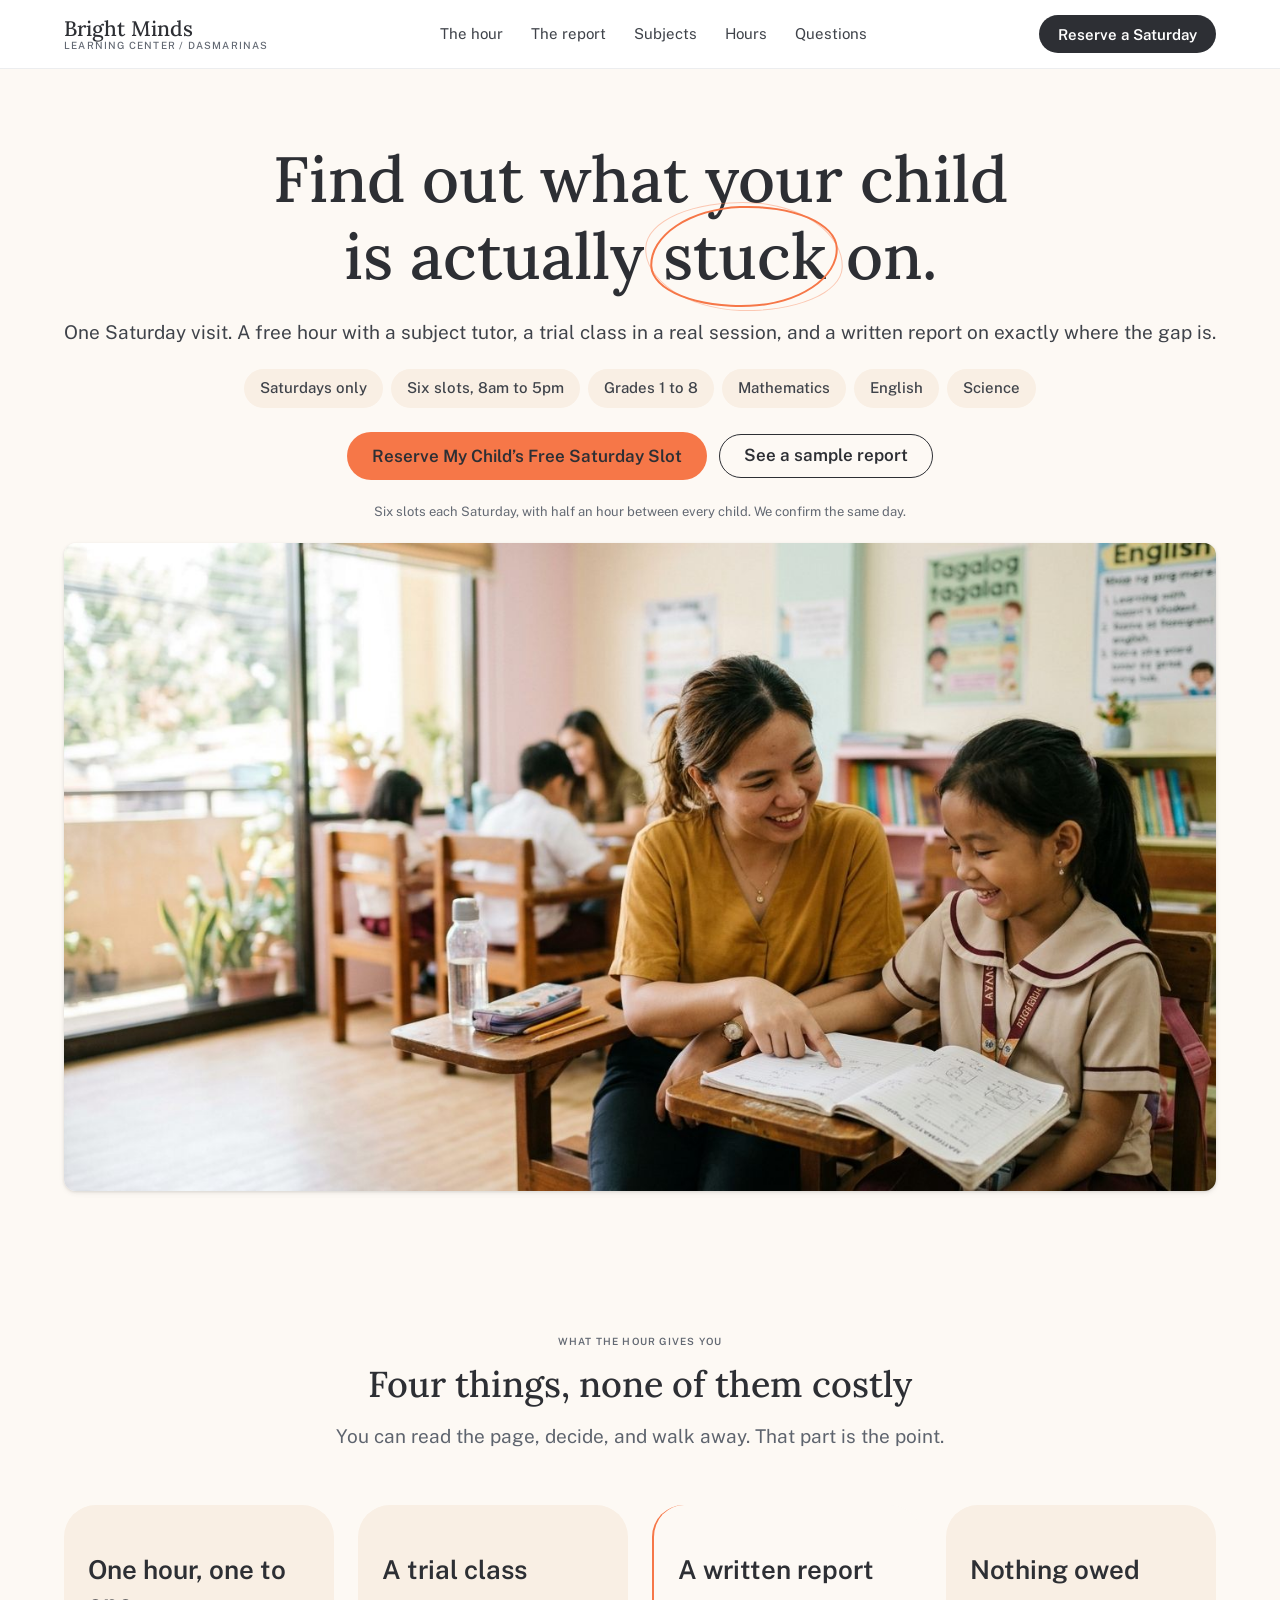
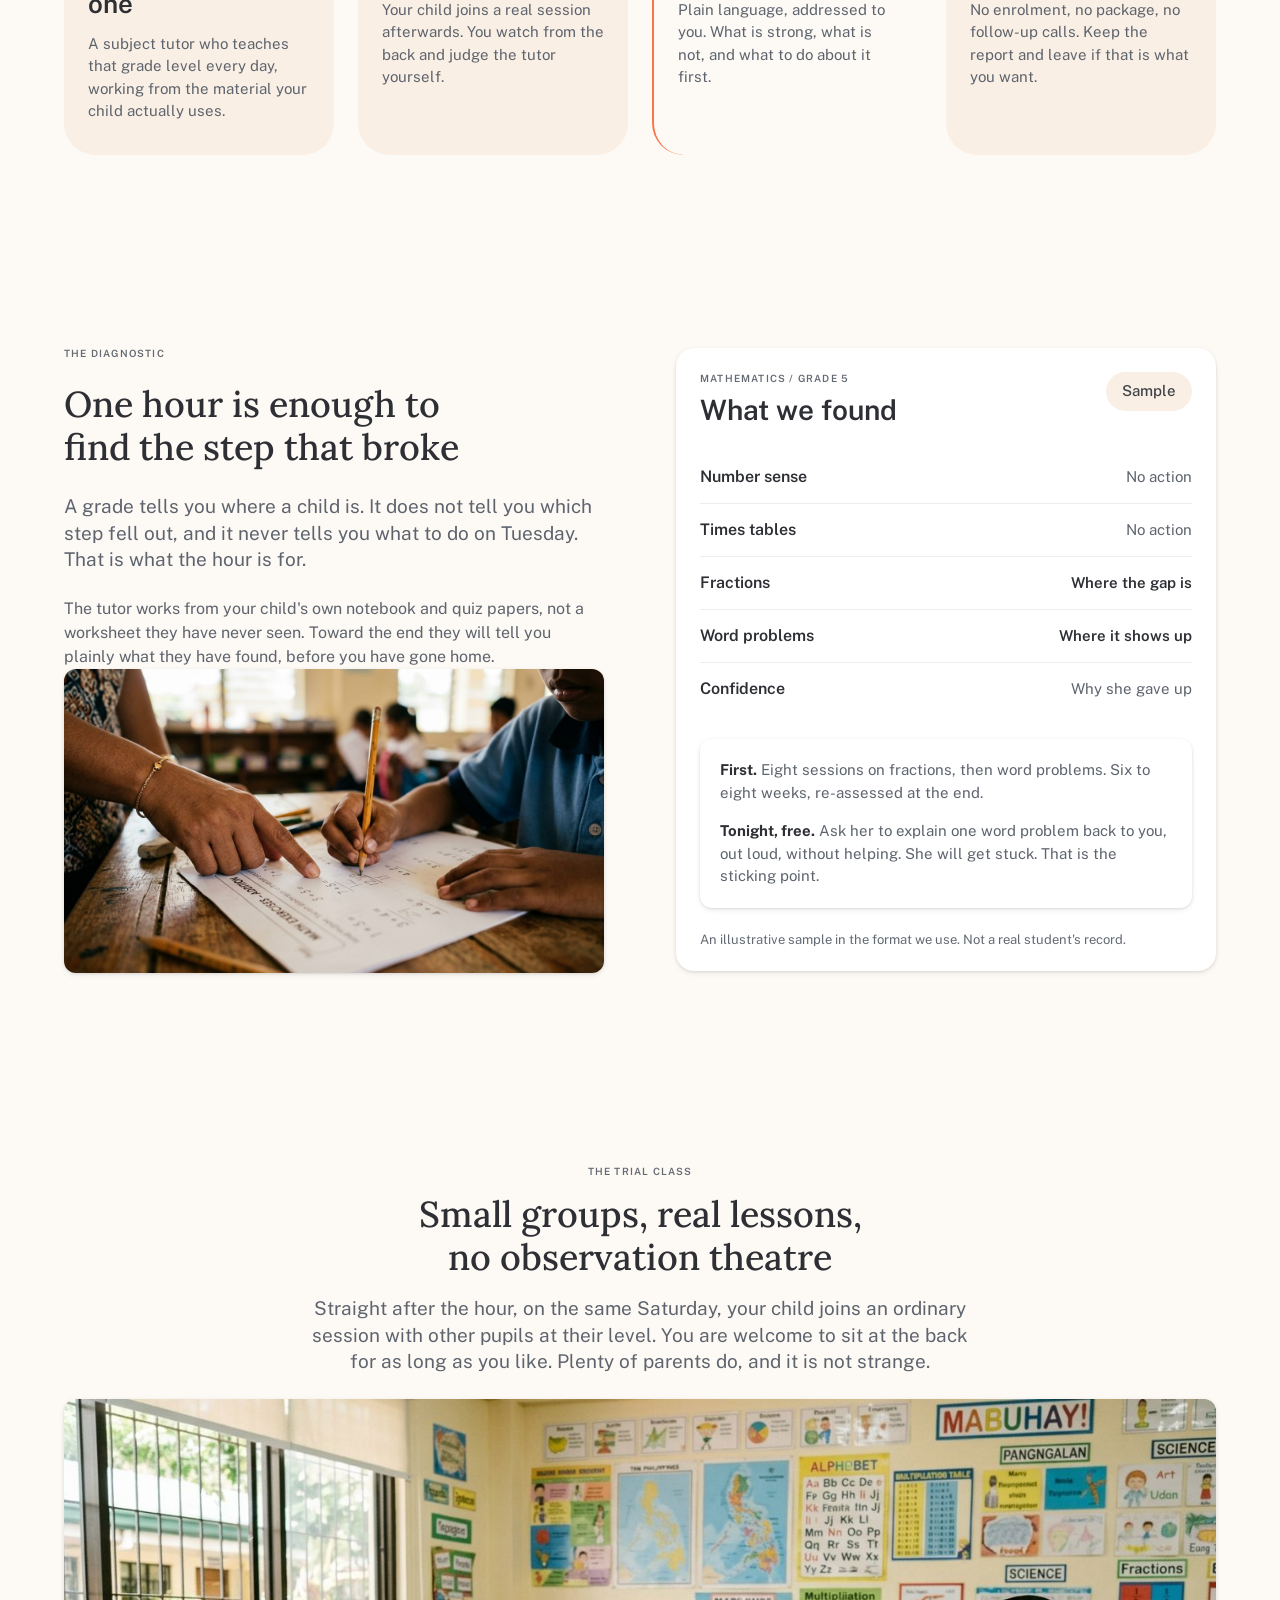
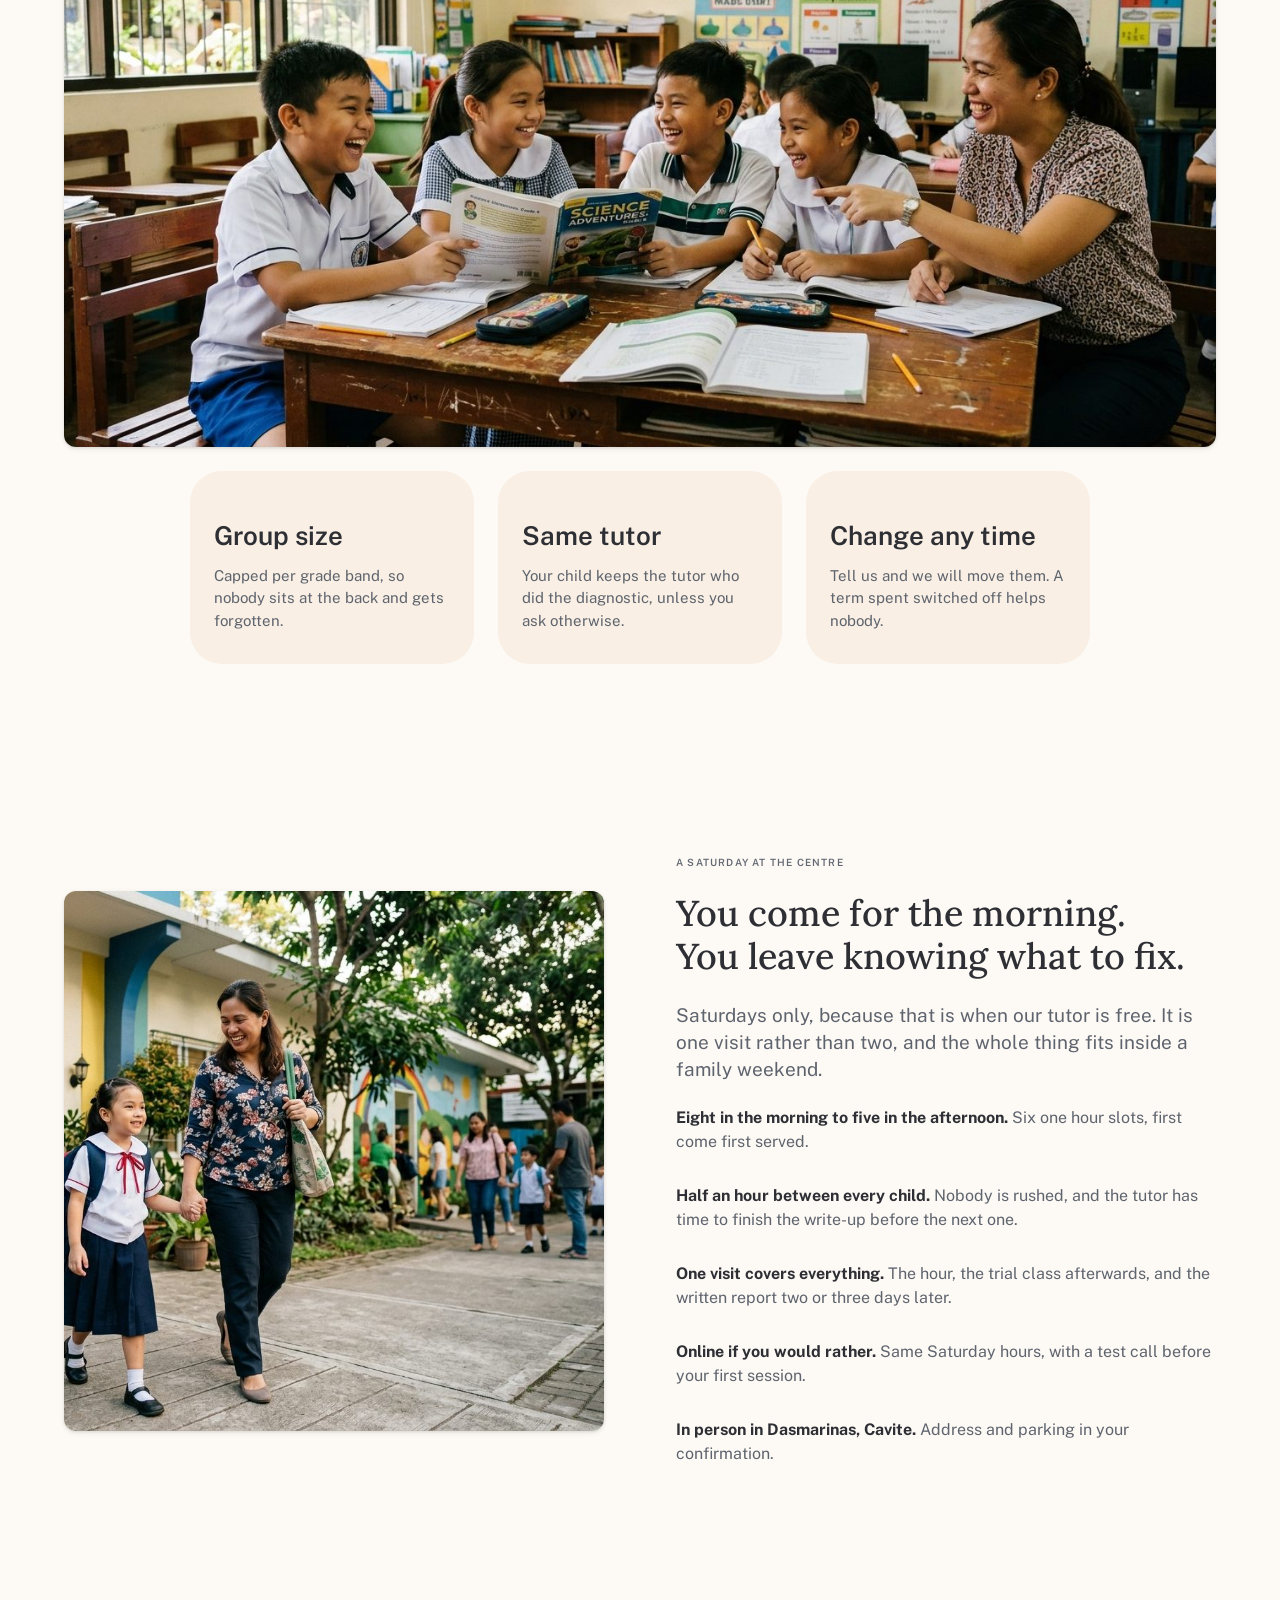
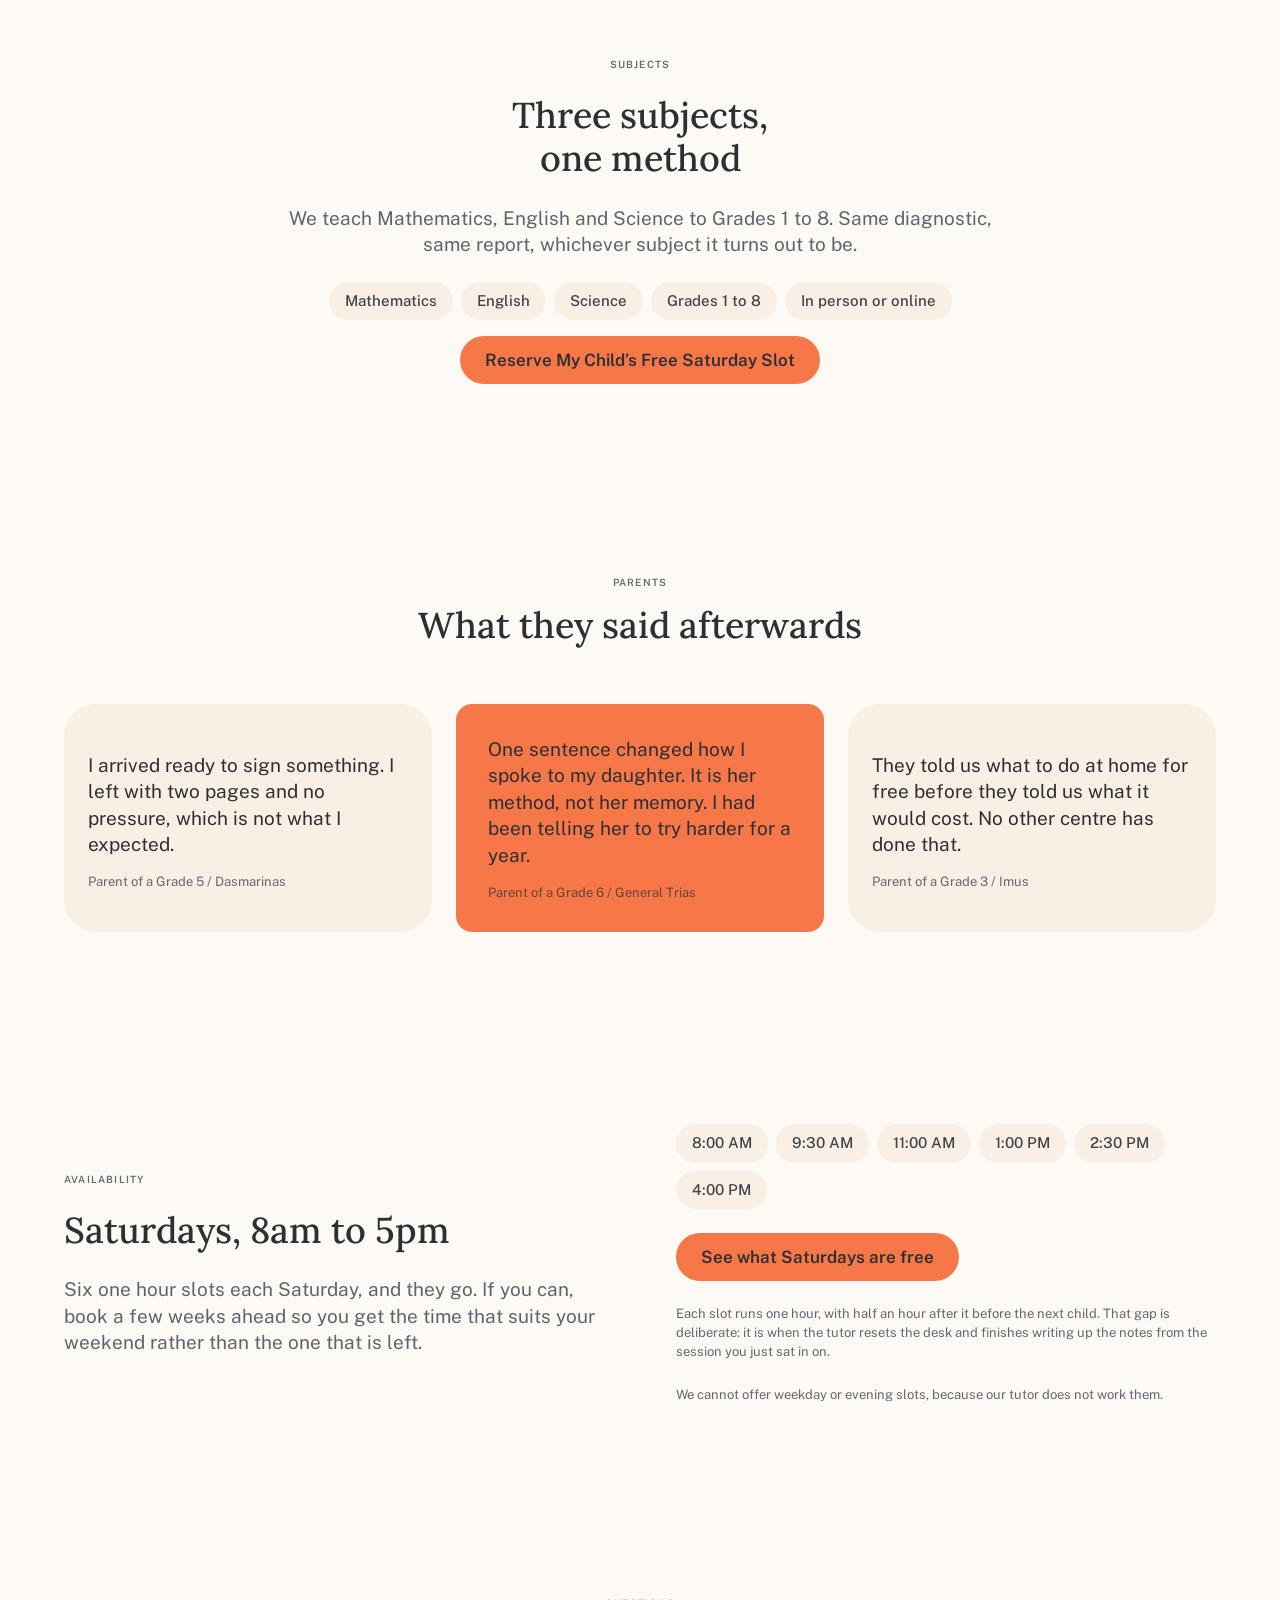
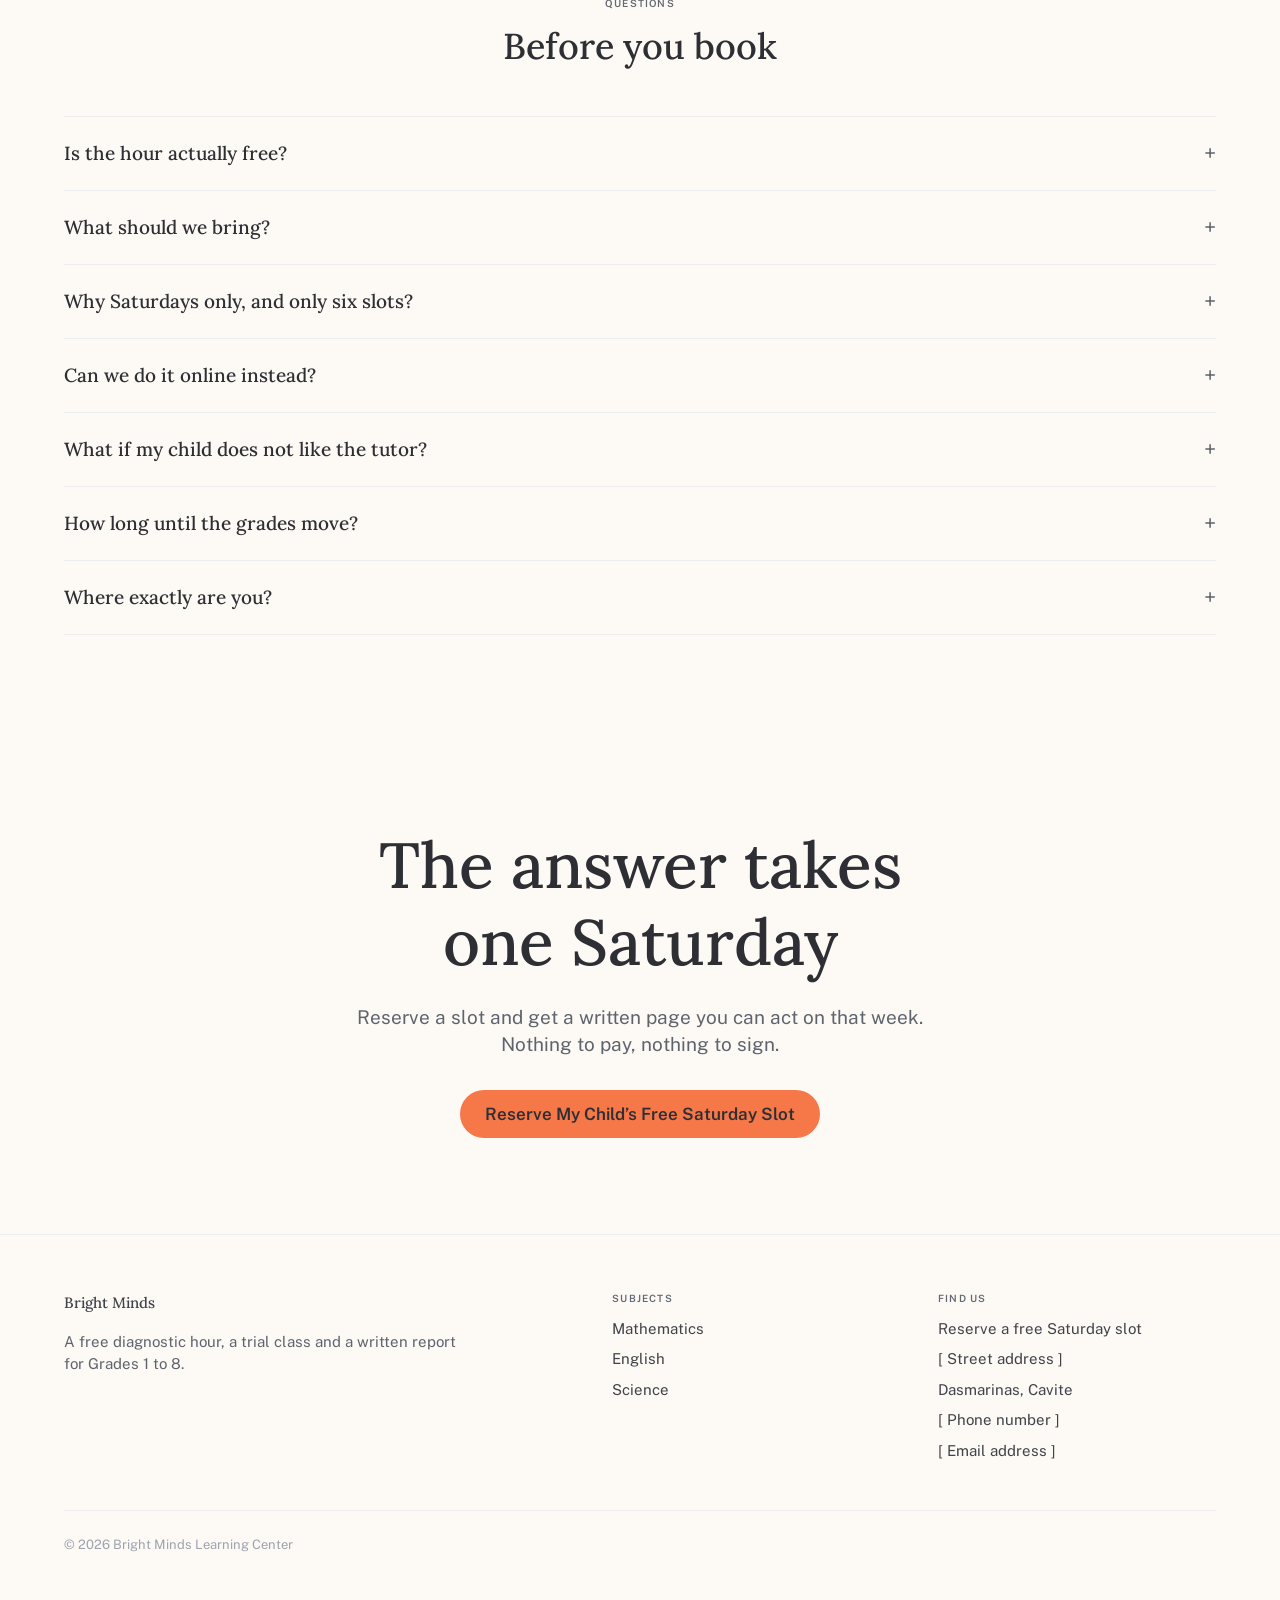
<file: index.html>
<!DOCTYPE html>
<html lang="en">
<head>
<meta charset="UTF-8">
<meta name="viewport" content="width=device-width, initial-scale=1.0">
<title>Tutoring for Grades 1 to 8 in Dasmarinas | Bright Minds Learning Center</title>
<meta name="description" content="One free Saturday visit: a one hour tutoring diagnostic, a trial class in a real session, and a written report on exactly where the gap is. Mathematics, English and Science, Grades 1 to 8. Dasmarinas, Cavite.">
<link rel="preconnect" href="https://fonts.googleapis.com">
<link rel="preconnect" href="https://fonts.gstatic.com" crossorigin>
<link href="https://fonts.googleapis.com/css2?family=Lora:ital,wght@0,400..700;1,400..600&family=Public+Sans:wght@300;400;500;600;700&display=swap" rel="stylesheet">
<link rel="stylesheet" href="styles.css">
</head>
<body>

<a class="skip-link" href="#main">Skip to content</a>

<!-- ============ NAV ============ -->
<header class="nav">
  <div class="wrap nav-in">
    <a class="wordmark" href="index.html">
      Bright Minds
      <span class="wordmark-sub">Learning Center / Dasmarinas</span>
    </a>

    <nav class="nav-links" aria-label="Sections">
      <a href="#hour">The hour</a>
      <a href="#report">The report</a>
      <a href="#subjects">Subjects</a>
      <a href="#hours">Hours</a>
      <a href="#questions">Questions</a>
    </nav>

    <div class="nav-right">
      <a class="btn btn-dark btn-sm" href="book.html">Reserve a Saturday</a>
    </div>
  </div>
</header>

<main id="main">

<!-- ============ HERO ============ -->
<section class="band-tight" style="padding-top: 72px;">
  <div class="wrap centre stack-lg">

    <h1 class="display rise" data-rise>
      Find out what your child is actually <span class="circled">stuck</span> on.
    </h1>

    <p class="body-lg rise" data-rise>
      One Saturday visit. A free hour with a subject tutor, a trial class in a real session, and
      a written report on exactly where the gap is.
    </p>

    <div class="chips rise" data-rise>
      <span class="chip">Saturdays only</span>
      <span class="chip">Six slots, 8am to 5pm</span>
      <span class="chip">Grades 1 to 8</span>
      <span class="chip">Mathematics</span>
      <span class="chip">English</span>
      <span class="chip">Science</span>
    </div>

    <div class="btn-row rise" data-rise>
      <a class="btn btn-ember btn-wrap" href="book.html">Reserve My Child’s Free Saturday Slot</a>
      <a class="btn btn-outline" href="#report">See a sample report</a>
    </div>

    <p class="caption rise" data-rise>
      Six slots each Saturday, with half an hour between every child. We confirm the same day.
    </p>

    <figure class="photo-frame rise" data-rise style="margin-top: 24px;">
      <img class="photo photo-wide"
           src="assets/images/optimized/Student_smiling_with_tutor.jpg"
           width="1376" height="768"
           alt="A tutor sits beside a pupil at a classroom desk, pointing to a page in her workbook while another student reads behind them."
           fetchpriority="high" decoding="async">
    </figure>

  </div>
</section>

<!-- ============ WHAT THE HOUR GIVES YOU ============ -->
<section class="band" id="hour">
  <div class="wrap">
    <div class="centre stack" style="max-width: 640px; margin-inline: auto; margin-bottom: 56px;">
      <p class="label">What the hour gives you</p>
      <h2 class="h-lg">Four things, none of them costly</h2>
      <p class="body-lg dim">
        You can read the page, decide, and walk away. That part is the point.
      </p>
    </div>

    <div class="grid-4">
      <div class="feature-card">
        <h3 class="h-sm" style="margin-bottom: 12px;">One hour, one to one</h3>
        <p class="body-sm">
          A subject tutor who teaches that grade level every day, working from the material your
          child actually uses.
        </p>
      </div>

      <div class="feature-card">
        <h3 class="h-sm" style="margin-bottom: 12px;">A trial class</h3>
        <p class="body-sm">
          Your child joins a real session afterwards. You watch from the back and judge the tutor
          yourself.
        </p>
      </div>

      <!-- Highlighted: the ember stroke marks the thing most centres won't give away -->
      <div class="feature-card is-key">
        <h3 class="h-sm" style="margin-bottom: 12px;">A written report</h3>
        <p class="body-sm">
          Plain language, addressed to you. What is strong, what is not, and what to do about it
          first.
        </p>
      </div>

      <div class="feature-card">
        <h3 class="h-sm" style="margin-bottom: 12px;">Nothing owed</h3>
        <p class="body-sm">
          No enrolment, no package, no follow-up calls. Keep the report and leave if that is
          what you want.
        </p>
      </div>
    </div>
  </div>
</section>

<!-- ============ THE DIAGNOSTIC ============ -->
<section class="band" id="report">
  <div class="wrap two-col">

    <div class="stack-lg">
      <p class="label">The diagnostic</p>
      <h2 class="h-lg">One hour is enough to find the step that broke</h2>
      <p class="body-lg dim">
        A grade tells you where a child is. It does not tell you which step fell out, and it
        never tells you what to do on Tuesday. That is what the hour is for.
      </p>
      <p class="body dim">
        The tutor works from your child's own notebook and quiz papers, not a worksheet they have
        never seen. Toward the end they will tell you plainly what they have found, before you
        have gone home.
      </p>
      <figure class="photo-frame" style="margin:0;">
        <img class="photo photo-wide"
             src="assets/images/optimized/Student_solving_math_worksheet.jpg"
             width="1376" height="768"
             alt="A tutor's finger points at one line of a maths worksheet while a pupil's pencil hovers over the page."
             loading="lazy" decoding="async">
      </figure>
    </div>

    <div class="product-card product-card-pad stack-lg">
      <div style="display:flex; align-items:flex-start; justify-content:space-between; gap:16px;">
        <div>
          <p class="label">Mathematics / Grade 5</p>
          <h3 class="h" style="margin-top: 8px;">What we found</h3>
        </div>
        <span class="chip" style="background: var(--dust); flex-shrink:0;">Sample</span>
      </div>

      <div class="report">
        <div class="report-row">
          <span class="report-key">Number sense</span>
          <span class="report-val">No action</span>
        </div>
        <div class="report-row">
          <span class="report-key">Times tables</span>
          <span class="report-val">No action</span>
        </div>
        <div class="report-row">
          <span class="report-key">Fractions</span>
          <span class="report-val gap">Where the gap is</span>
        </div>
        <div class="report-row">
          <span class="report-key">Word problems</span>
          <span class="report-val gap">Where it shows up</span>
        </div>
        <div class="report-row">
          <span class="report-key">Confidence</span>
          <span class="report-val">Why she gave up</span>
        </div>
      </div>

      <div class="small-card stack">
        <p class="body-sm">
          <strong style="color: var(--ink);">First.</strong> Eight sessions on fractions, then
          word problems. Six to eight weeks, re-assessed at the end.
        </p>
        <p class="body-sm">
          <strong style="color: var(--ink);">Tonight, free.</strong> Ask her to explain one
          word problem back to you, out loud, without helping. She will get stuck. That is the
          sticking point.
        </p>
      </div>

      <p class="caption">
        An illustrative sample in the format we use. Not a real student's record.
      </p>
    </div>

  </div>
</section>

<!-- ============ THE TRIAL CLASS ============ -->
<section class="band">
  <div class="wrap stack-lg">
    <div class="centre stack" style="max-width: 660px; margin-inline: auto;">
      <p class="label">The trial class</p>
      <h2 class="h-lg">Small groups, real lessons, no observation theatre</h2>
      <p class="body-lg dim">
        Straight after the hour, on the same Saturday, your child joins an ordinary session with
        other pupils at their level. You are welcome to sit at the back for as long as you like.
        Plenty of parents do, and it is not strange.
      </p>
    </div>

    <figure class="photo-frame">
      <img class="photo photo-wide"
           src="assets/images/optimized/Students_studying_with_teacher.jpg"
           width="1376" height="768"
           alt="A tutor laughs with a group of primary school pupils around a classroom desk, sharing an open book between them."
           loading="lazy" decoding="async">
    </figure>

    <div class="grid-3" style="max-width: 900px; margin-inline: auto;">
      <div class="feature-card">
        <h3 class="h-sm" style="margin-bottom: 12px;">Group size</h3>
        <p class="body-sm">Capped per grade band, so nobody sits at the back and gets forgotten.</p>
      </div>
      <div class="feature-card">
        <h3 class="h-sm" style="margin-bottom: 12px;">Same tutor</h3>
        <p class="body-sm">Your child keeps the tutor who did the diagnostic, unless you ask otherwise.</p>
      </div>
      <div class="feature-card">
        <h3 class="h-sm" style="margin-bottom: 12px;">Change any time</h3>
        <p class="body-sm">Tell us and we will move them. A term spent switched off helps nobody.</p>
      </div>
    </div>
  </div>
</section>

<!-- ============ A SATURDAY AT THE CENTRE ============ -->
<section class="band">
  <div class="wrap two-col">
    <figure class="photo-frame" style="margin:0;">
      <!-- Square crop, biased right, to keep the doorway signage out of frame -->
      <img class="photo photo-square"
           src="assets/images/optimized/Mother_and_daughter_entering_school.jpg"
           width="1376" height="768"
           alt="A parent walks in holding her daughter's hand, both of them smiling, outside a learning centre."
           loading="lazy" decoding="async">
    </figure>

    <div class="stack-lg">
      <p class="label">A Saturday at the centre</p>
      <h2 class="h-lg">You come for the morning. You leave knowing what to fix.</h2>
      <p class="body-lg dim">
        Saturdays only, because that is when our tutor is free. It is one visit rather than two,
        and the whole thing fits inside a family weekend.
      </p>
      <ul class="stack" style="list-style:none; display:grid; gap:14px;">
        <li class="body dim"><strong style="color: var(--ink);">Eight in the morning to five in the afternoon.</strong> Six one hour slots, first come first served.</li>
        <li class="body dim"><strong style="color: var(--ink);">Half an hour between every child.</strong> Nobody is rushed, and the tutor has time to finish the write-up before the next one.</li>
        <li class="body dim"><strong style="color: var(--ink);">One visit covers everything.</strong> The hour, the trial class afterwards, and the written report two or three days later.</li>
        <li class="body dim"><strong style="color: var(--ink);">Online if you would rather.</strong> Same Saturday hours, with a test call before your first session.</li>
        <li class="body dim"><strong style="color: var(--ink);">In person in Dasmarinas, Cavite.</strong> Address and parking in your confirmation.</li>
      </ul>
    </div>
  </div>
</section>

<!-- ============ SUBJECTS ============ -->
<section class="band" id="subjects">
  <div class="wrap centre stack-lg">
    <p class="label">Subjects</p>
    <h2 class="h-lg" style="max-width: 20ch; margin-inline: auto;">Three subjects, one method</h2>
    <p class="body-lg dim measure" style="margin-inline: auto;">
      We teach Mathematics, English and Science to Grades 1 to 8. Same diagnostic, same report,
      whichever subject it turns out to be.
    </p>

    <div class="chips">
      <span class="chip">Mathematics</span>
      <span class="chip">English</span>
      <span class="chip">Science</span>
      <span class="chip">Grades 1 to 8</span>
      <span class="chip">In person or online</span>
    </div>

    <div class="btn-row" style="margin-top: 16px;">
      <a class="btn btn-ember btn-wrap" href="book.html">Reserve My Child’s Free Saturday Slot</a>
    </div>
  </div>
</section>

<!-- ============ PARENTS ============ -->
<section class="band">
  <div class="wrap">
    <div class="centre stack" style="max-width: 600px; margin-inline: auto; margin-bottom: 56px;">
      <p class="label">Parents</p>
      <h2 class="h-lg">What they said afterwards</h2>
    </div>

    <!-- TODO: replace with real, permission-cleared parent quotes -->
    <div class="grid-3">
      <div class="feature-card">
        <p class="body-lg" style="color: var(--ink);">
          I arrived ready to sign something. I left with two pages and no pressure, which is not
          what I expected.
        </p>
        <p class="caption" style="margin-top: 16px;">Parent of a Grade 5 / Dasmarinas</p>
      </div>

      <!-- The one ember card on the page. Slite allows it exactly once. -->
      <div class="ember-card">
        <p class="body-lg">
          One sentence changed how I spoke to my daughter. It is her method, not her memory. I had
          been telling her to try harder for a year.
        </p>
        <p class="caption" style="margin-top: 16px; color: var(--ink); opacity: 0.7;">
          Parent of a Grade 6 / General Trias
        </p>
      </div>

      <div class="feature-card">
        <p class="body-lg" style="color: var(--ink);">
          They told us what to do at home for free before they told us what it would cost. No
          other centre has done that.
        </p>
        <p class="caption" style="margin-top: 16px;">Parent of a Grade 3 / Imus</p>
      </div>
    </div>
  </div>
</section>

<!-- ============ HOURS ============ -->
<section class="band" id="hours">
  <div class="wrap two-col">

    <div class="stack-lg">
      <p class="label">Availability</p>
      <h2 class="h-lg">Saturdays, 8am to 5pm</h2>
      <p class="body-lg dim">
        Six one hour slots each Saturday, and they go. If you can, book a few weeks ahead so you
        get the time that suits your weekend rather than the one that is left.
      </p>
    </div>

    <div class="stack-lg">
      <div class="chips chip-left">
        <span class="chip">8:00 AM</span>
        <span class="chip">9:30 AM</span>
        <span class="chip">11:00 AM</span>
        <span class="chip">1:00 PM</span>
        <span class="chip">2:30 PM</span>
        <span class="chip">4:00 PM</span>
      </div>

      <div>
        <a class="btn btn-ember btn-wrap" href="book.html">See what Saturdays are free</a>
      </div>

      <!-- TODO: point the GHL post-booking redirect at this page's deployed URL -->
      <p class="hint">
        Each slot runs one hour, with half an hour after it before the next child. That gap is
        deliberate: it is when the tutor resets the desk and finishes writing up the notes from
        the session you just sat in on.
      </p>
      <p class="hint">
        We cannot offer weekday or evening slots, because our tutor does not work them.
      </p>
    </div>

  </div>
</section>

<!-- ============ QUESTIONS ============ -->
<section class="band" id="questions">
  <div class="wrap">
    <div class="centre stack" style="max-width: 560px; margin-inline: auto; margin-bottom: 48px;">
      <p class="label">Questions</p>
      <h2 class="h-lg">Before you book</h2>
    </div>

    <div class="qs">
      <details class="q">
        <summary>Is the hour actually free?</summary>
        <p class="q-a">
          Yes. The diagnostic, the trial class and the written report all cost nothing. There is
          no enrolment step and no obligation afterwards. If you book and then decide against us,
          nothing happens and there is nobody to call.
        </p>
      </details>

      <details class="q">
        <summary>What should we bring?</summary>
        <p class="q-a">
          The notebook your child uses for that subject, and any quiz or test papers from the
          last month, including the ones with poor marks on them. If you have a teacher's written
          comment, bring that too. It is often the most useful thing in the room.
        </p>
      </details>

      <details class="q">
        <summary>Why Saturdays only, and only six slots?</summary>
        <p class="q-a">
          Saturdays are the one day our tutor is free, and six is all we can do well. There is
          half an hour after every session to reset the desk and write up what happened while it
          is still fresh. A back to back schedule would look like more availability and give your
          child a worse hour than they came for.
        </p>
      </details>

      <details class="q">
        <summary>Can we do it online instead?</summary>
        <p class="q-a">
          Yes, on the same Saturday hours. The assessment is the same quality, and for some
          families it is easier because the child is already comfortable at the table. We arrange
          a test call before your first session.
        </p>
      </details>

      <details class="q">
        <summary>What if my child does not like the tutor?</summary>
        <p class="q-a">
          Tell us and we move them. We would rather change the person than have a child spend a
          term quietly switched off. Most mismatches are settled by switching tutor, not subject.
        </p>
      </details>

      <details class="q">
        <summary>How long until the grades move?</summary>
        <p class="q-a">
          It depends on the gap. A method problem can move in four to six weeks. A gap that began
          in Grade 2 usually needs a term. The report tells you which kind of problem this is
          before you spend anything, and we would rather tell you to wait than take your money.
        </p>
      </details>

      <details class="q">
        <summary>Where exactly are you?</summary>
        <p class="q-a">
          Bright Minds Learning Center is in Dasmarinas, Cavite. The full street address, parking
          and directions arrive with your booking confirmation, along with the tutor's name and
          your time.
        </p>
      </details>
    </div>
  </div>
</section>

<!-- ============ CLOSER ============ -->
<section class="band closer">
  <div class="wrap centre">
    <h2 class="display">The answer takes one Saturday</h2>
    <p class="body-lg dim">
      Reserve a slot and get a written page you can act on that week. Nothing to pay, nothing to
      sign.
    </p>
    <div class="btn-row">
      <a class="btn btn-ember btn-wrap" href="book.html">Reserve My Child’s Free Saturday Slot</a>
    </div>
  </div>
</section>

</main>

<!-- ============ FOOTER ============ -->
<footer class="foot">
  <div class="wrap">
    <div class="foot-grid">
      <div>
        <a class="wordmark" href="index.html">Bright Minds</a>
        <p class="body-sm" style="margin-top: 16px; max-width: 44ch;">
          A free diagnostic hour, a trial class and a written report for Grades 1 to 8.
        </p>
      </div>

      <div>
        <h4>Subjects</h4>
        <ul>
          <li>Mathematics</li>
          <li>English</li>
          <li>Science</li>
        </ul>
      </div>

      <div>
        <h4>Find us</h4>
        <ul>
          <li><a href="book.html">Reserve a free Saturday slot</a></li>
          <li>[ Street address ]</li>
          <li>Dasmarinas, Cavite</li>
          <li><a href="tel:0000000000">[ Phone number ]</a></li>
          <li><a href="mailto:you@example.com">[ Email address ]</a></li>
        </ul>
      </div>
    </div>

    <p class="foot-base">&copy; <span id="year">2026</span> Bright Minds Learning Center</p>
  </div>
</footer>

<script>
document.getElementById('year').textContent = new Date().getFullYear();

// Slite's motion is restrained: 130ms, and only where it means something.
// The hero is the one place it applies.
(function () {
  var els = document.querySelectorAll('[data-rise]');
  if (!('IntersectionObserver' in window)) {
    els.forEach(function (el) { el.classList.add('in'); });
    return;
  }
  var io = new IntersectionObserver(function (entries) {
    entries.forEach(function (entry) {
      if (!entry.isIntersecting) return;
      entry.target.classList.add('in');
      io.unobserve(entry.target);
    });
  }, { threshold: 0.05 });
  els.forEach(function (el) { io.observe(el); });
})();
</script>

</body>
</html>
</file>
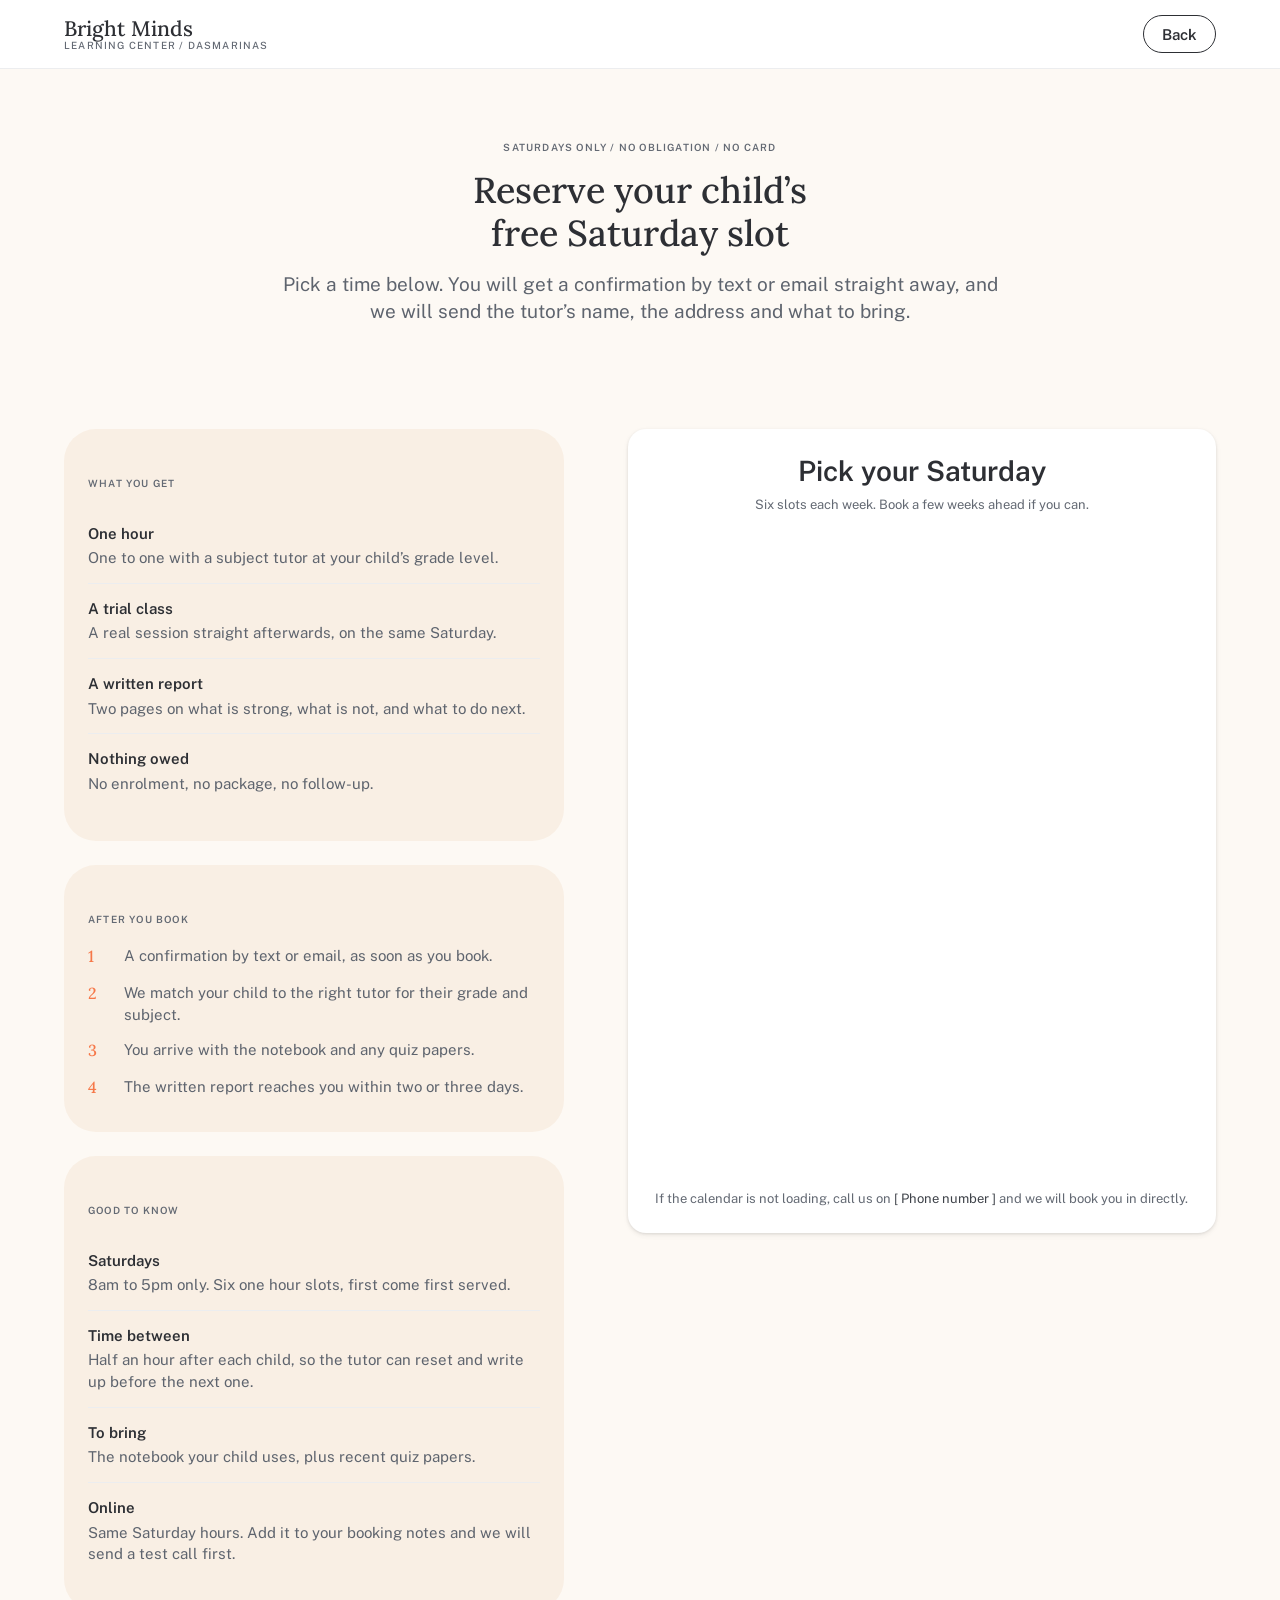
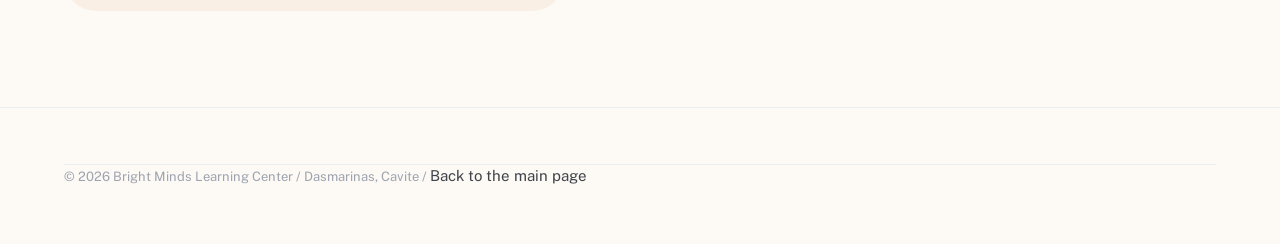
<file: book.html>
<!DOCTYPE html>
<html lang="en">
<head>
<meta charset="UTF-8">
<meta name="viewport" content="width=device-width, initial-scale=1.0">
<title>Reserve a Free Saturday Slot | Bright Minds Learning Center</title>
<meta name="description" content="Reserve your child's free one hour tutoring diagnostic and trial class at Bright Minds Learning Center, Dasmarinas, Cavite. Saturdays 8am to 5pm, Grades 1 to 8.">
<meta name="robots" content="noindex">
<link rel="preconnect" href="https://fonts.googleapis.com">
<link rel="preconnect" href="https://fonts.gstatic.com" crossorigin>
<link href="https://fonts.googleapis.com/css2?family=Lora:ital,wght@0,400..700;1,400..600&family=Public+Sans:wght@300;400;500;600;700&display=swap" rel="stylesheet">
<link rel="stylesheet" href="styles.css">
</head>
<body>

<a class="skip-link" href="#main">Skip to content</a>

<header class="nav">
  <div class="wrap nav-in">
    <a class="wordmark" href="index.html">
      Bright Minds
      <span class="wordmark-sub">Learning Center / Dasmarinas</span>
    </a>
    <div class="nav-right">
      <a class="btn btn-outline btn-sm" href="index.html">Back</a>
    </div>
  </div>
</header>

<main id="main">

<section class="page-head">
  <div class="wrap centre stack">
    <p class="label">Saturdays only / no obligation / no card</p>
    <h1 class="h-lg" style="max-width: 18ch; margin-inline: auto;">Reserve your child’s free Saturday slot</h1>
    <p class="body-lg dim measure" style="margin-inline: auto;">
      Pick a time below. You will get a confirmation by text or email straight away, and we will
      send the tutor’s name, the address and what to bring.
    </p>
  </div>
</section>

<section class="band-tight" style="padding-bottom: 96px;">
  <div class="wrap split">

    <!-- ============ REASSURANCE ============ -->
    <div class="split-aside stack-lg">

      <div class="feature-card">
        <p class="label" style="margin-bottom: 20px;">What you get</p>
        <div class="step-row">
          <span class="step-key">One hour</span>
          <span class="step-val">One to one with a subject tutor at your child’s grade level.</span>
        </div>
        <div class="step-row">
          <span class="step-key">A trial class</span>
          <span class="step-val">A real session straight afterwards, on the same Saturday.</span>
        </div>
        <div class="step-row">
          <span class="step-key">A written report</span>
          <span class="step-val">Two pages on what is strong, what is not, and what to do next.</span>
        </div>
        <div class="step-row">
          <span class="step-key">Nothing owed</span>
          <span class="step-val">No enrolment, no package, no follow-up.</span>
        </div>
      </div>

      <div class="feature-card">
        <p class="label" style="margin-bottom: 20px;">After you book</p>
        <ol class="steps">
          <li><span>A confirmation by text or email, as soon as you book.</span></li>
          <li><span>We match your child to the right tutor for their grade and subject.</span></li>
          <li><span>You arrive with the notebook and any quiz papers.</span></li>
          <li><span>The written report reaches you within two or three days.</span></li>
        </ol>
      </div>

      <div class="feature-card">
        <p class="label" style="margin-bottom: 20px;">Good to know</p>
        <div class="step-row">
          <span class="step-key">Saturdays</span>
          <span class="step-val">8am to 5pm only. Six one hour slots, first come first served.</span>
        </div>
        <div class="step-row">
          <span class="step-key">Time between</span>
          <span class="step-val">Half an hour after each child, so the tutor can reset and write up before the next one.</span>
        </div>
        <div class="step-row">
          <span class="step-key">To bring</span>
          <span class="step-val">The notebook your child uses, plus recent quiz papers.</span>
        </div>
        <div class="step-row">
          <span class="step-key">Online</span>
          <span class="step-val">Same Saturday hours. Add it to your booking notes and we will send a test call first.</span>
        </div>
      </div>

    </div>

    <!-- ============ LIVE CALENDAR ============ -->
    <div class="stack-lg">
      <div class="product-card product-card-pad">
        <div style="text-align:center; margin-bottom: 20px;">
          <h2 class="h" style="margin-bottom: 8px;">Pick your Saturday</h2>
          <p class="hint">Six slots each week. Book a few weeks ahead if you can.</p>
        </div>

        <!--
          GoHighLevel inline booking widget.

          Height note: the widget loads iframeResizer, which sets the
          iframe height by postMessage. Do not add a fixed height here,
          it will fight the resizer. The .gcal class sets min-height only,
          as a floor in case form_embed.js fails to load.
        -->
        <iframe
          class="gcal"
          src="https://api.leadconnectorhq.com/widget/booking/PtUhcLCSm96dyQaVPAoo"
          title="Book your child’s free Saturday tutoring slot"
          allow="payment"
          scrolling="no"
          id="PtUhcLCSm96dyQaVPAoo_1790905117689"
          style="width:100%;border:none;overflow:hidden;"></iframe>
        <script src="https://link.msgsndr.com/js/form_embed.js" type="text/javascript"></script>

        <p class="hint" style="text-align:center; margin-top: 16px;">
          If the calendar is not loading, call us on
          <a href="tel:0000000000">[ Phone number ]</a> and we will book you in directly.
        </p>
      </div>
    </div>

  </div>
</section>

</main>

<footer class="foot">
  <div class="wrap">
    <p class="foot-base" style="margin-top: 0; padding-top: 0;">
      &copy; <span id="year">2026</span> Bright Minds Learning Center / Dasmarinas, Cavite /
      <a href="index.html">Back to the main page</a>
    </p>
  </div>
</footer>

<script>
document.getElementById('year').textContent = new Date().getFullYear();
</script>

</body>
</html>
</file>
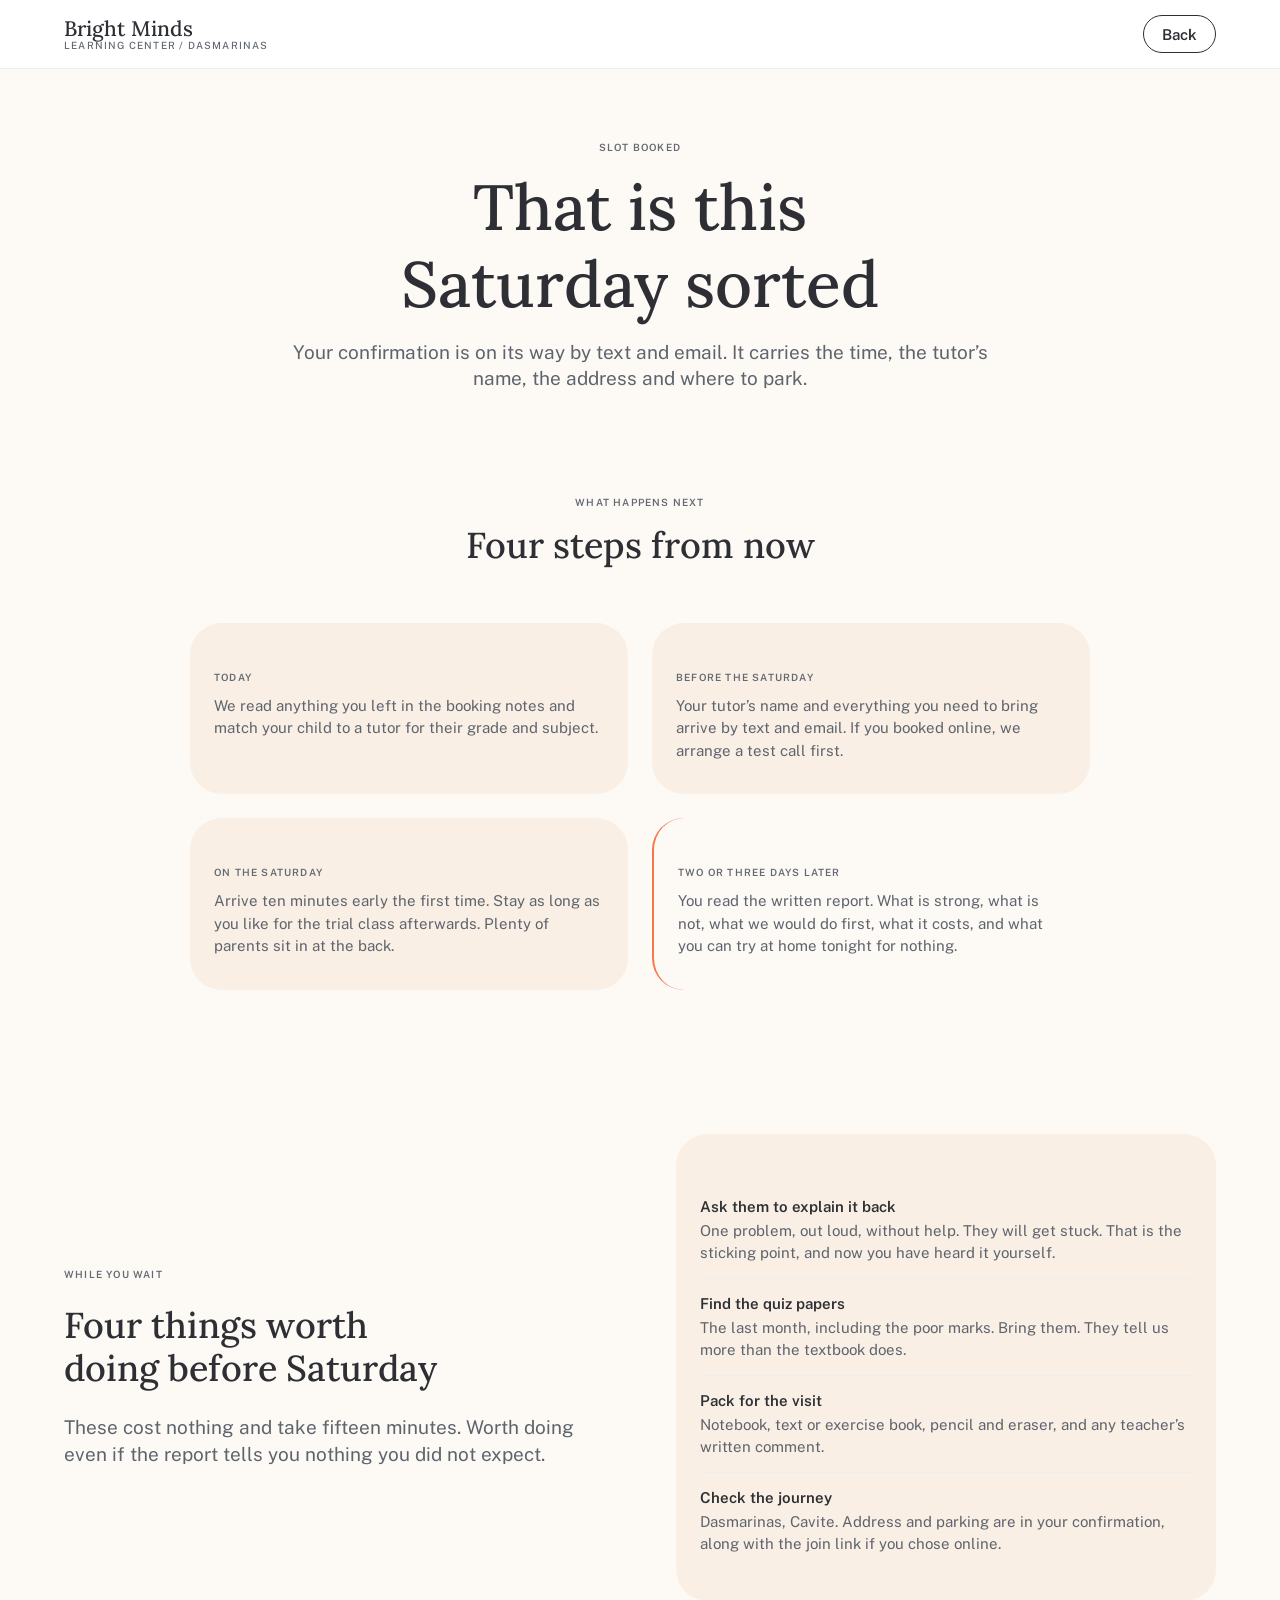
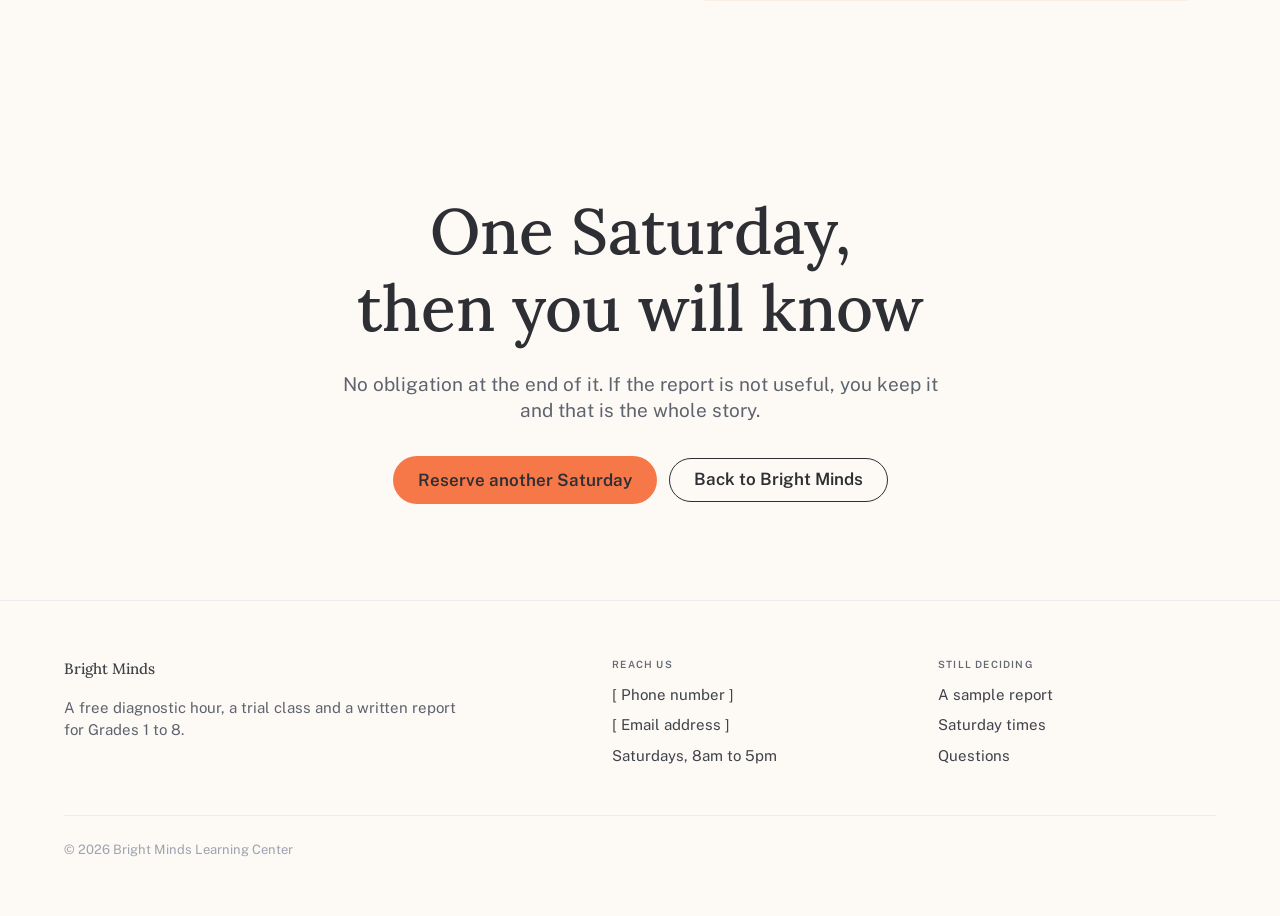
<file: thank-you.html>
<!DOCTYPE html>
<html lang="en">
<head>
<meta charset="UTF-8">
<meta name="viewport" content="width=device-width, initial-scale=1.0">
<title>Booking Received | Bright Minds Learning Center</title>
<meta name="description" content="Your free Saturday tutoring slot is booked. Bright Minds Learning Center will confirm by text or email.">
<meta name="robots" content="noindex">
<link rel="preconnect" href="https://fonts.googleapis.com">
<link rel="preconnect" href="https://fonts.gstatic.com" crossorigin>
<link href="https://fonts.googleapis.com/css2?family=Lora:ital,wght@0,400..700;1,400..600&family=Public+Sans:wght@300;400;500;600;700&display=swap" rel="stylesheet">
<link rel="stylesheet" href="styles.css">
</head>
<body>

<a class="skip-link" href="#main">Skip to content</a>

<header class="nav">
  <div class="wrap nav-in">
    <a class="wordmark" href="index.html">
      Bright Minds
      <span class="wordmark-sub">Learning Center / Dasmarinas</span>
    </a>
    <div class="nav-right">
      <a class="btn btn-outline btn-sm" href="index.html">Back</a>
    </div>
  </div>
</header>

<main id="main">

<section class="page-head centre">
  <div class="wrap stack">
    <p class="label">Slot booked</p>
    <h1 class="display" style="max-width: 18ch; margin-inline: auto;">That is this Saturday sorted</h1>
    <p class="body-lg dim measure" style="margin-inline: auto;">
      Your confirmation is on its way by text and email. It carries the time, the tutor’s name, the
      address and where to park.
    </p>
  </div>
</section>

<!-- ============ WHAT HAPPENS NEXT ============ -->
<section class="band-tight">
  <div class="wrap">
    <div class="centre stack" style="max-width: 620px; margin-inline: auto; margin-bottom: 56px;">
      <p class="label">What happens next</p>
      <h2 class="h-lg">Four steps from now</h2>
    </div>

    <div class="grid-2" style="max-width: 900px; margin-inline: auto;">
      <div class="feature-card">
        <p class="label" style="margin-bottom: 12px;">Today</p>
        <p class="body-sm">
          We read anything you left in the booking notes and match your child to a tutor for their
          grade and subject.
        </p>
      </div>

      <div class="feature-card">
        <p class="label" style="margin-bottom: 12px;">Before the Saturday</p>
        <p class="body-sm">
          Your tutor’s name and everything you need to bring arrive by text and email. If you
          booked online, we arrange a test call first.
        </p>
      </div>

      <div class="feature-card">
        <p class="label" style="margin-bottom: 12px;">On the Saturday</p>
        <p class="body-sm">
          Arrive ten minutes early the first time. Stay as long as you like for the trial class
          afterwards. Plenty of parents sit in at the back.
        </p>
      </div>

      <!-- Highlighted: the deliverable they paid nothing for -->
      <div class="feature-card is-key">
        <p class="label" style="margin-bottom: 12px;">Two or three days later</p>
        <p class="body-sm">
          You read the written report. What is strong, what is not, what we would do first, what
          it costs, and what you can try at home tonight for nothing.
        </p>
      </div>
    </div>
  </div>
</section>

<!-- ============ TONIGHT ============ -->
<section class="band">
  <div class="wrap two-col">

    <div class="stack-lg">
      <p class="label">While you wait</p>
      <h2 class="h-lg">Four things worth doing before Saturday</h2>
      <p class="body-lg dim">
        These cost nothing and take fifteen minutes. Worth doing even if the report tells you
        nothing you did not expect.
      </p>
    </div>

    <div class="feature-card">
      <div class="step-row">
        <span class="step-key">Ask them to explain it back</span>
        <span class="step-val">
          One problem, out loud, without help. They will get stuck. That is the sticking point,
          and now you have heard it yourself.
        </span>
      </div>
      <div class="step-row">
        <span class="step-key">Find the quiz papers</span>
        <span class="step-val">
          The last month, including the poor marks. Bring them. They tell us more than the
          textbook does.
        </span>
      </div>
      <div class="step-row">
        <span class="step-key">Pack for the visit</span>
        <span class="step-val">
          Notebook, text or exercise book, pencil and eraser, and any teacher’s written comment.
        </span>
      </div>
      <div class="step-row">
        <span class="step-key">Check the journey</span>
        <span class="step-val">
          Dasmarinas, Cavite. Address and parking are in your confirmation, along with the join
          link if you chose online.
        </span>
      </div>
    </div>

  </div>
</section>

<!-- ============ CLOSER ============ -->
<section class="band closer">
  <div class="wrap centre">
    <h2 class="display">One Saturday, then you will know</h2>
    <p class="body-lg dim">
      No obligation at the end of it. If the report is not useful, you keep it and that is the
      whole story.
    </p>
    <div class="btn-row">
      <a class="btn btn-ember btn-wrap" href="book.html">Reserve another Saturday</a>
      <a class="btn btn-outline" href="index.html">Back to Bright Minds</a>
    </div>
  </div>
</section>

</main>

<footer class="foot">
  <div class="wrap">
    <div class="foot-grid">
      <div>
        <a class="wordmark" href="index.html">Bright Minds</a>
        <p class="body-sm" style="margin-top: 16px; max-width: 44ch;">
          A free diagnostic hour, a trial class and a written report for Grades 1 to 8.
        </p>
      </div>
      <div>
        <h4>Reach us</h4>
        <ul>
          <li><a href="tel:0000000000">[ Phone number ]</a></li>
          <li><a href="mailto:you@example.com">[ Email address ]</a></li>
          <li>Saturdays, 8am to 5pm</li>
        </ul>
      </div>
      <div>
        <h4>Still deciding</h4>
        <ul>
          <li><a href="index.html#report">A sample report</a></li>
          <li><a href="index.html#hours">Saturday times</a></li>
          <li><a href="index.html#questions">Questions</a></li>
        </ul>
      </div>
    </div>
    <p class="foot-base">&copy; <span id="year">2026</span> Bright Minds Learning Center</p>
  </div>
</footer>

<script>
document.getElementById('year').textContent = new Date().getFullYear();
</script>

</body>
</html>
</file>
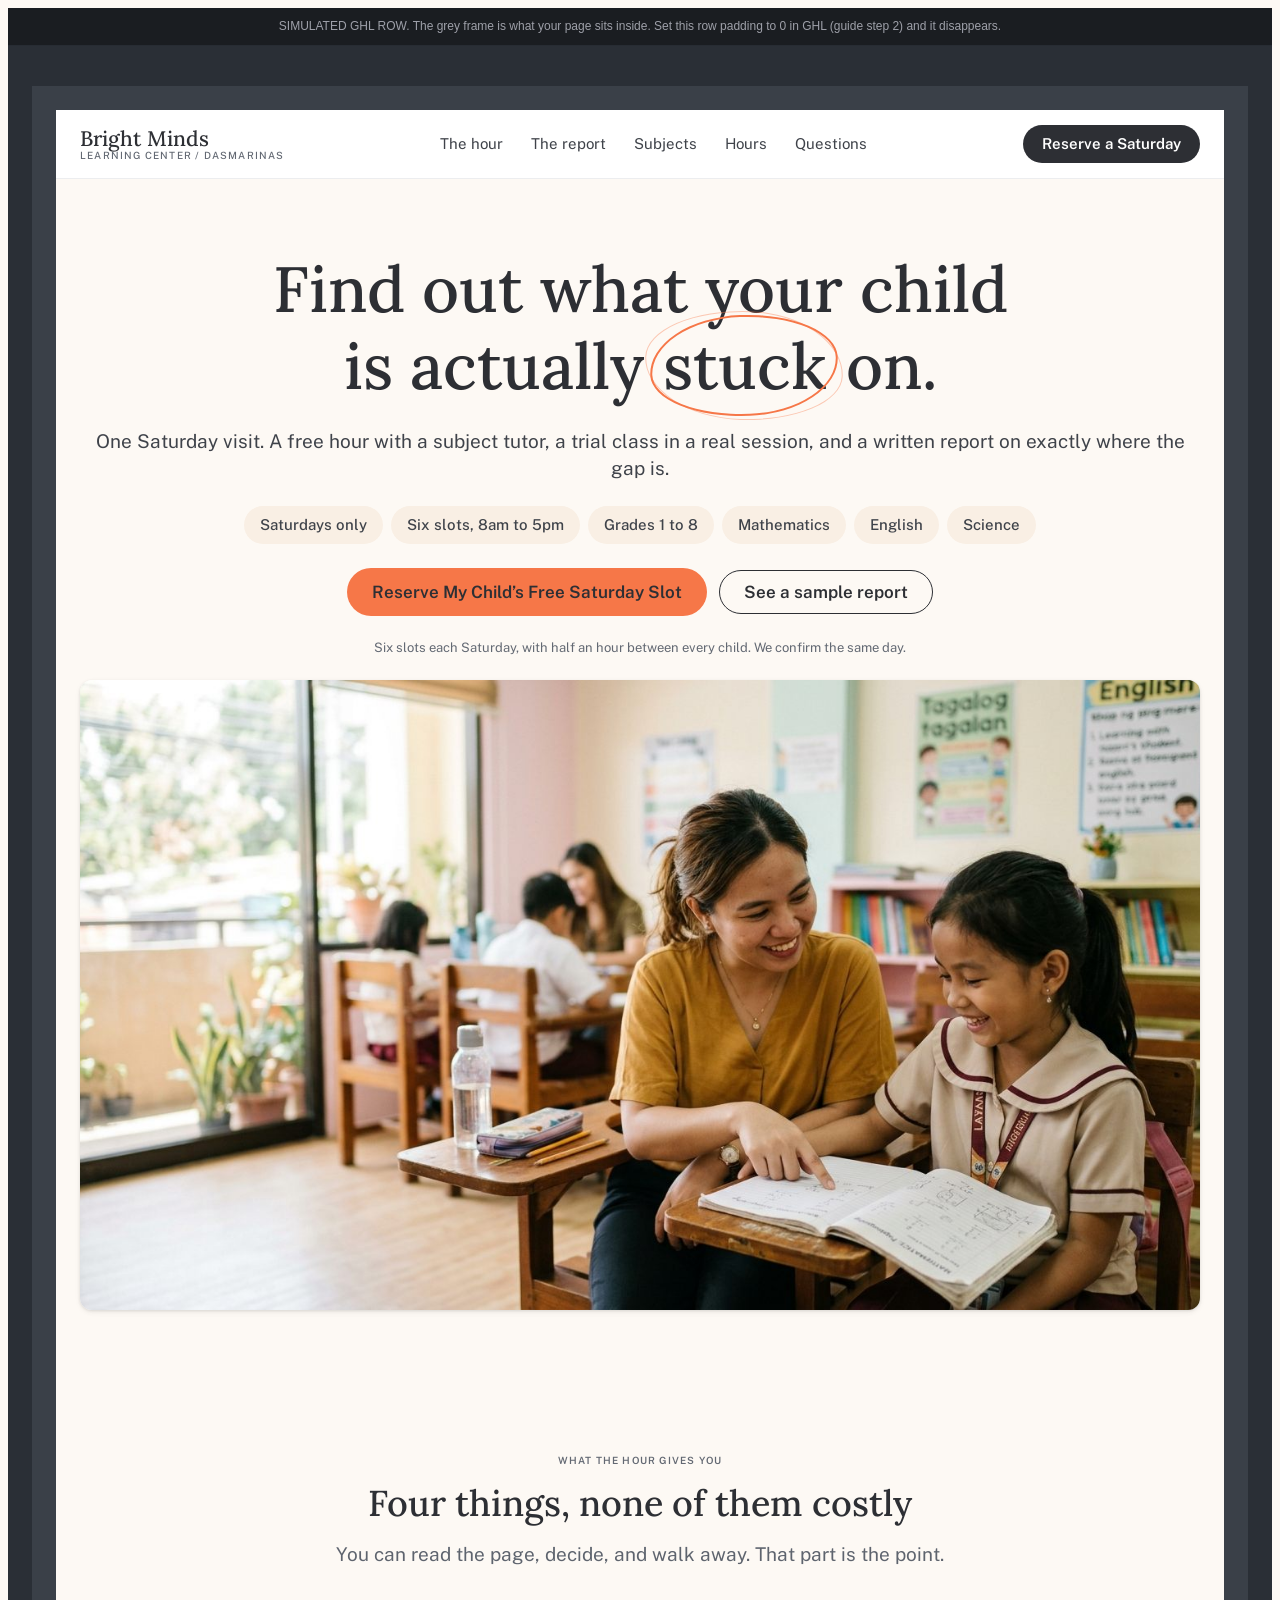
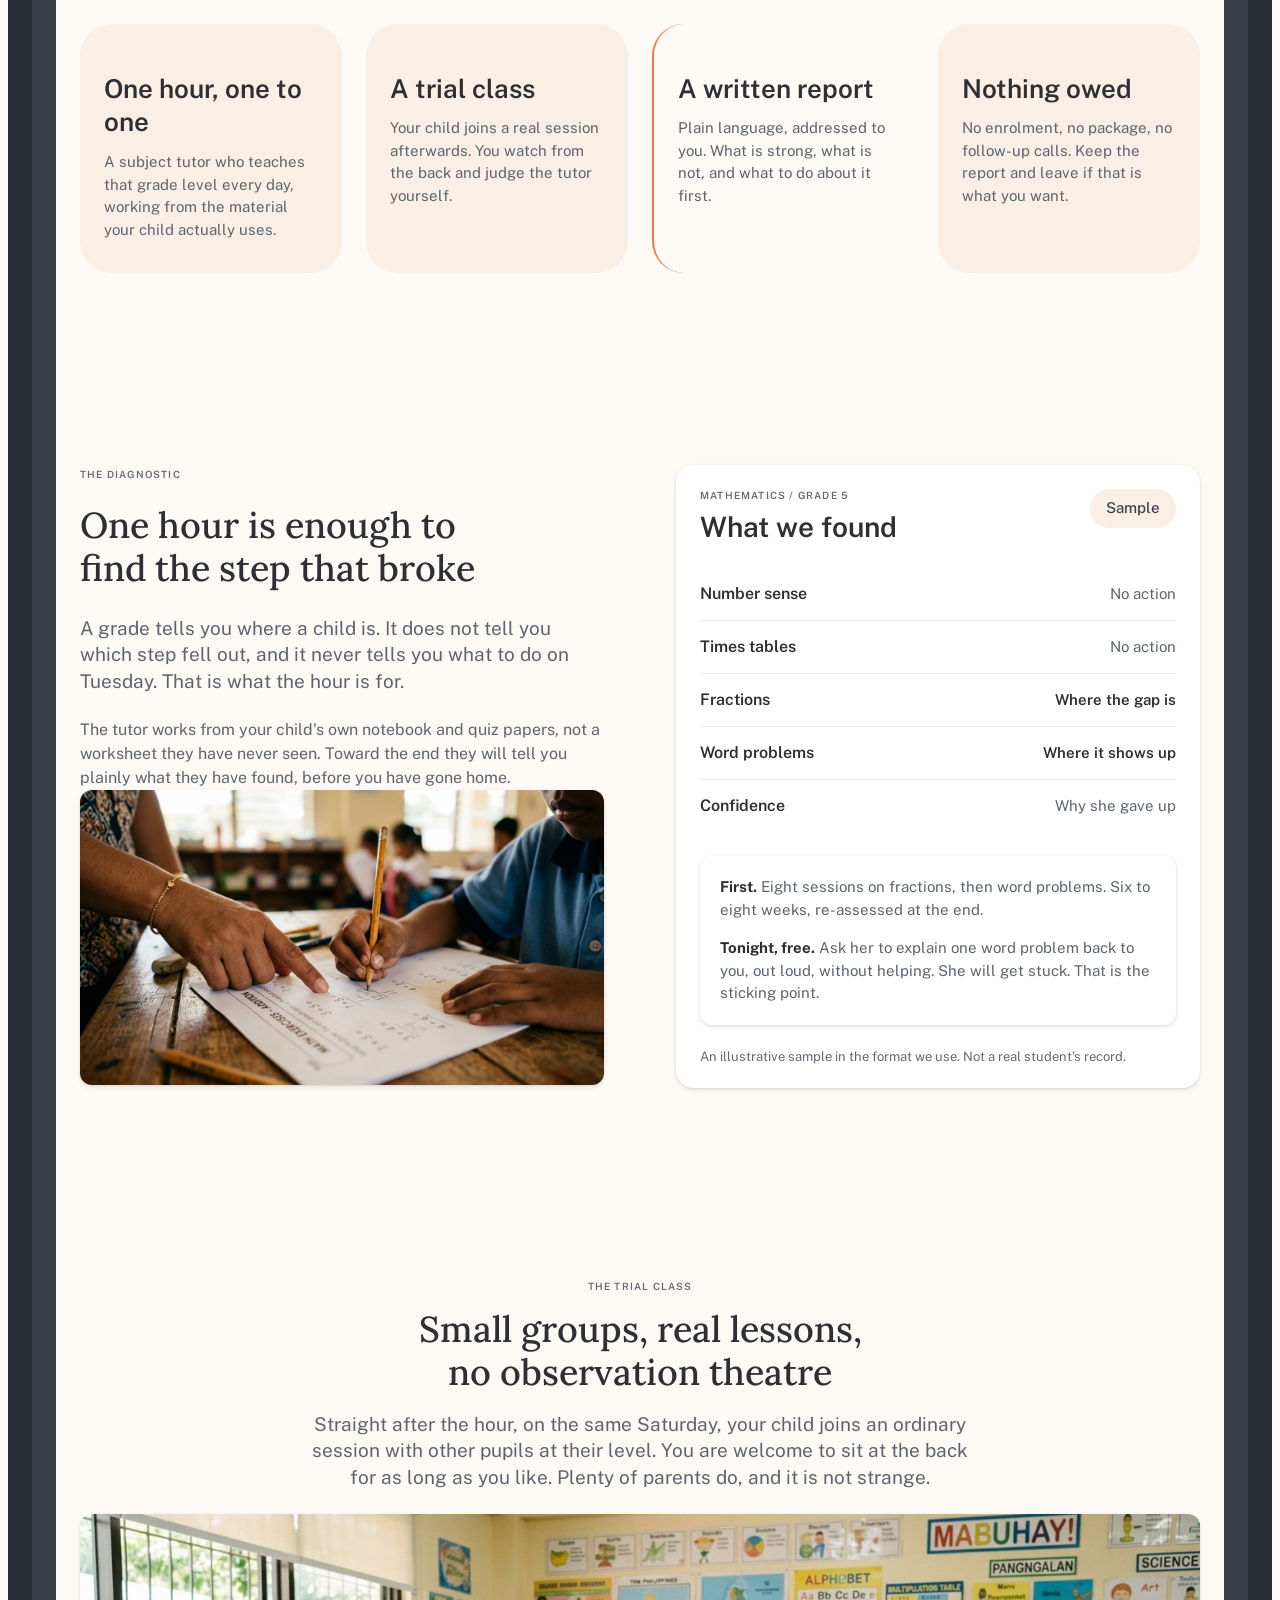
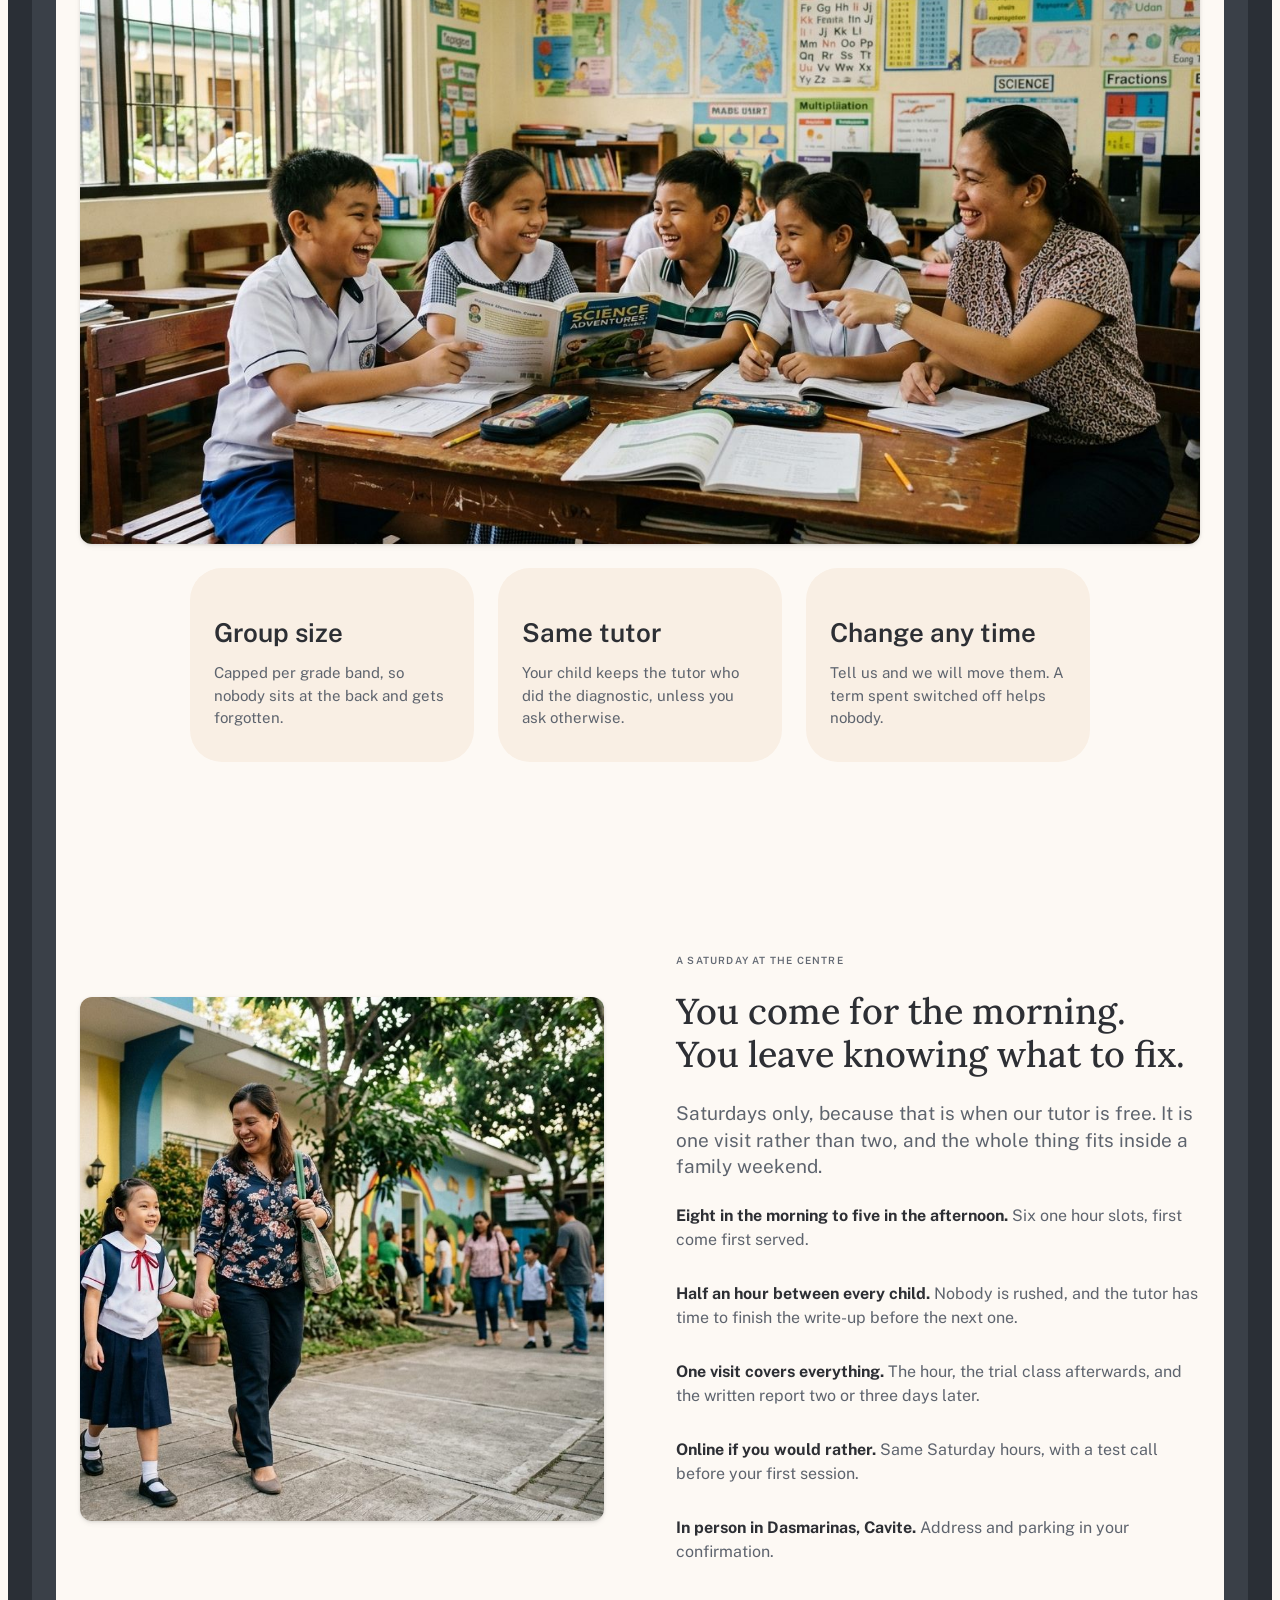
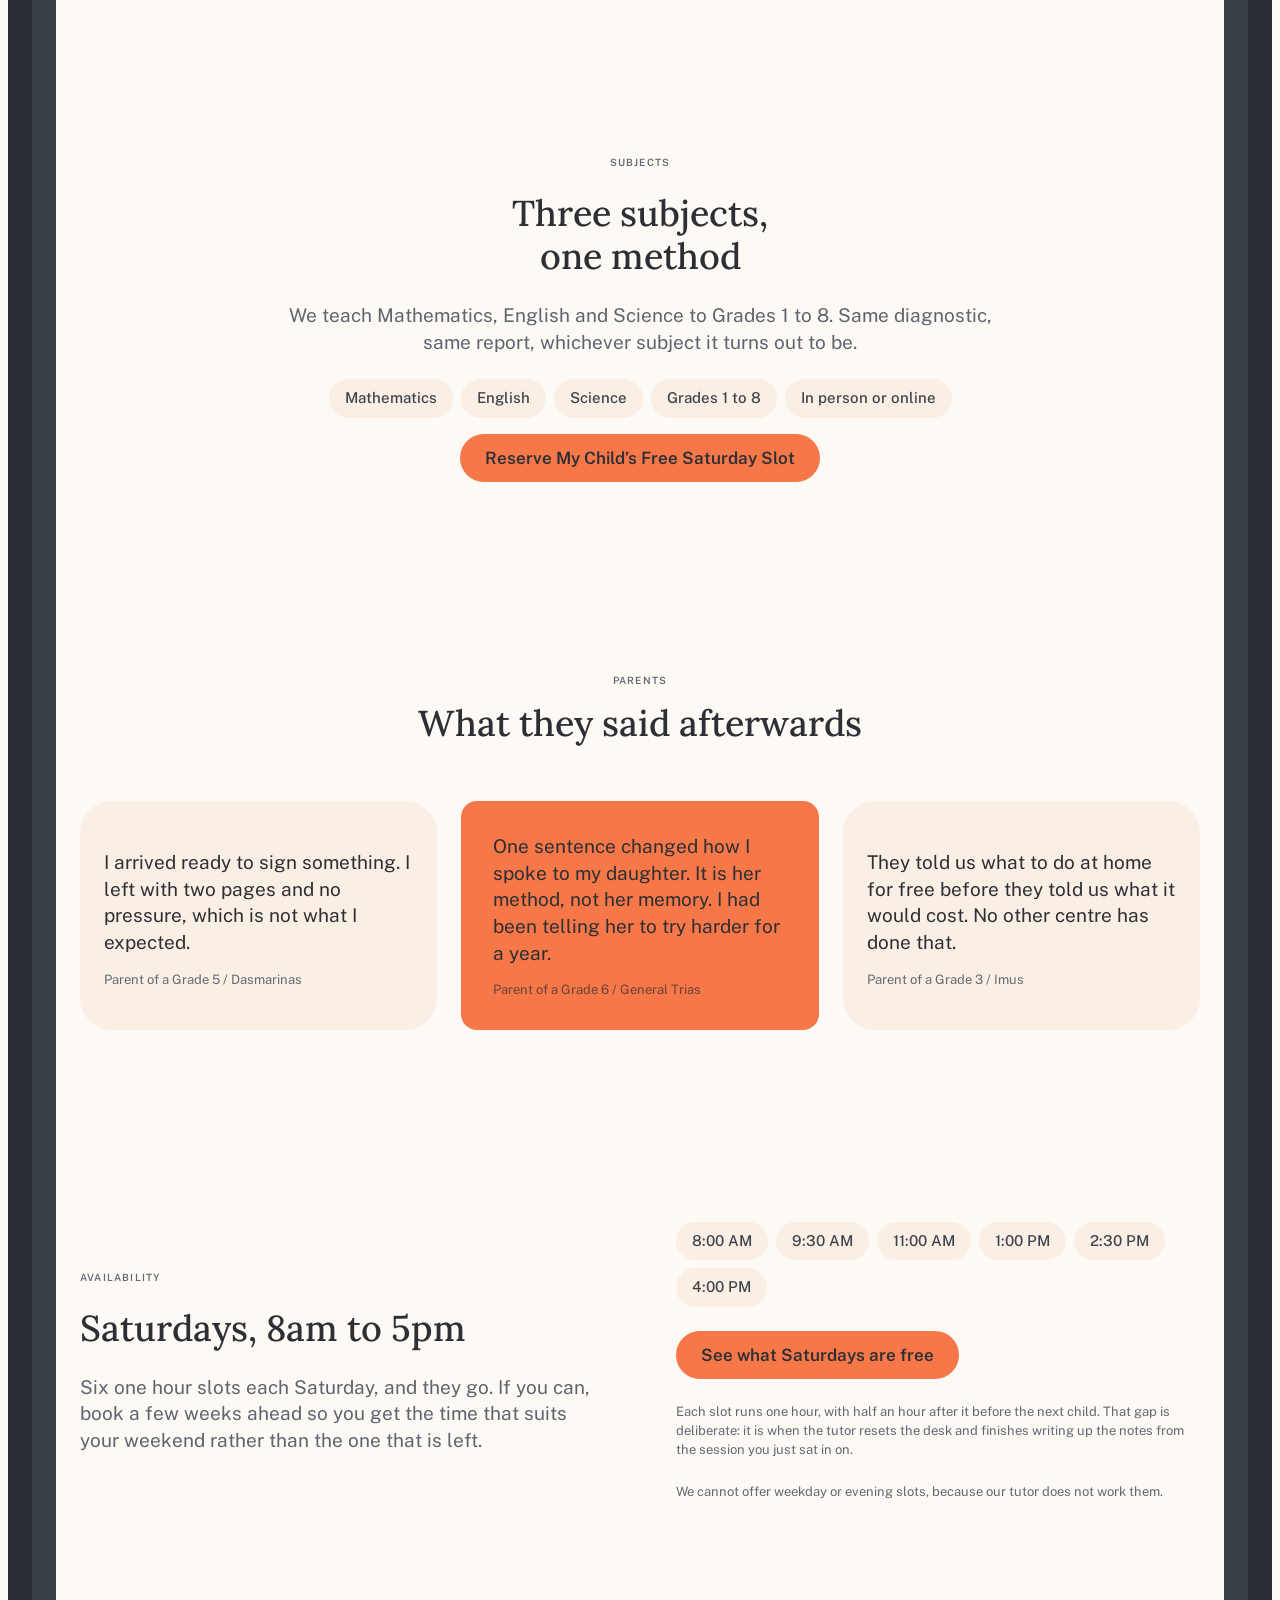
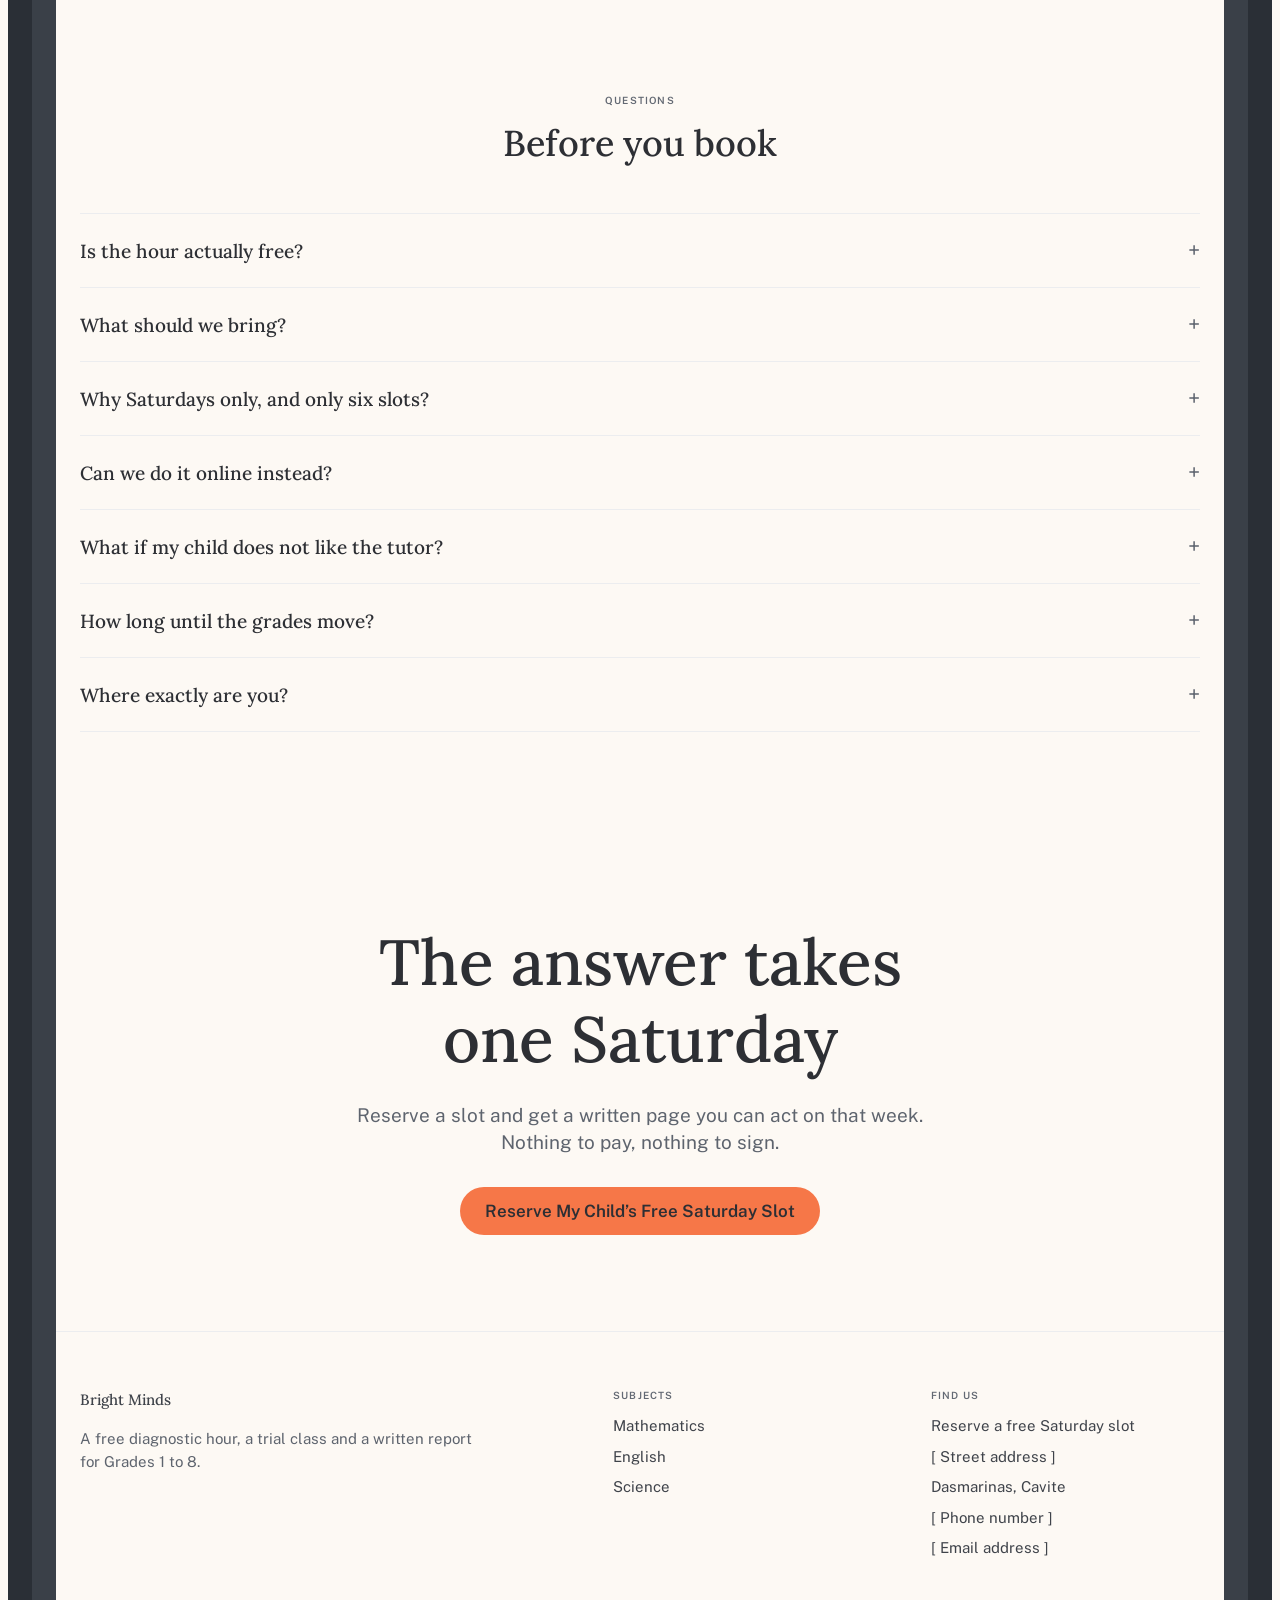
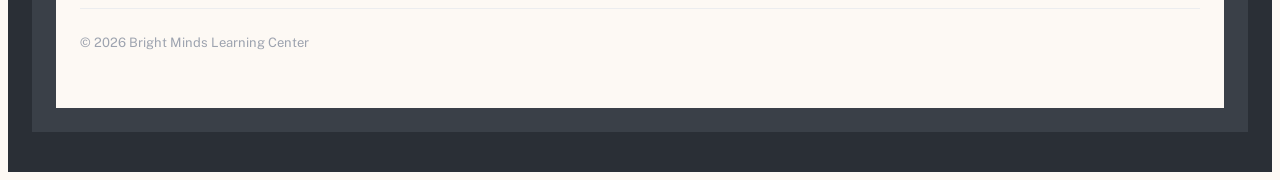
<file: ghl/preview-page-1.html>
<!DOCTYPE html>
<html lang="en">
<head>
<meta charset="UTF-8">
<meta name="viewport" content="width=device-width, initial-scale=1.0">
<title>PREVIEW - not for publishing - Bright Minds</title>
<link rel="stylesheet" href="bm-SHARED-CSS.css">
<style>
  /* Simulated GHL chrome, so you can see what the scoped CSS is
     fighting before you paste anything into the builder. */
  .ghl-bar { background:#1a1d21; color:#9ea0a9; padding:10px 16px;
             font:12px/1.4 -apple-system,"Segoe UI",sans-serif;
             border-bottom:1px solid #272c33; text-align:center; }
  .ghl-row { padding:40px 24px; background:#2a2f36; }
  .ghl-inner { max-width:1170px; margin:0 auto; background:#3a4048;
               padding:24px; min-height:200px; }
</style>
</head>
<body>
<div class="ghl-bar">SIMULATED GHL ROW. The grey frame is what your page sits
  inside. Set this row padding to 0 in GHL (guide step 2) and it disappears.</div>
<div class="ghl-row">
  <div class="ghl-inner">
<!-- ============================================================
   BRIGHT MINDS -> PASTE INTO A GHL CUSTOM CODE ELEMENT
   ------------------------------------------------------------
   REPLACE THESE TOKENS BEFORE PASTING:
     preview-page-2.html
     ../assets/images/optimized/Mother_and_daughter_entering_school.jpg
     ../assets/images/optimized/Students_studying_with_teacher.jpg
     ../assets/images/optimized/Student_smiling_with_tutor.jpg
     ../assets/images/optimized/Student_solving_math_worksheet.jpg
     #

   The stylesheet goes in the page's CSS panel, not in here.
   Everything is wrapped in .bm-page so it cannot disturb GHL's own
   header, footer, section or row layout.
   ============================================================ -->
<div class="bm-page">
<a class="skip-link" href="##main">Skip to content</a>

<!-- ============ NAV ============ -->
<header class="nav">
  <div class="wrap nav-in">
    <a class="wordmark" href="#">
      Bright Minds
      <span class="wordmark-sub">Learning Center / Dasmarinas</span>
    </a>

    <nav class="nav-links" aria-label="Sections">
      <a href="##hour">The hour</a>
      <a href="##report">The report</a>
      <a href="##subjects">Subjects</a>
      <a href="##hours">Hours</a>
      <a href="##questions">Questions</a>
    </nav>

    <div class="nav-right">
      <a class="btn btn-dark btn-sm" href="preview-page-2.html">Reserve a Saturday</a>
    </div>
  </div>
</header>

<main id="main">

<!-- ============ HERO ============ -->
<section class="band-tight" style="padding-top: 72px;">
  <div class="wrap centre stack-lg">

    <h1 class="display rise" data-rise>
      Find out what your child is actually <span class="circled">stuck</span> on.
    </h1>

    <p class="body-lg rise" data-rise>
      One Saturday visit. A free hour with a subject tutor, a trial class in a real session, and
      a written report on exactly where the gap is.
    </p>

    <div class="chips rise" data-rise>
      <span class="chip">Saturdays only</span>
      <span class="chip">Six slots, 8am to 5pm</span>
      <span class="chip">Grades 1 to 8</span>
      <span class="chip">Mathematics</span>
      <span class="chip">English</span>
      <span class="chip">Science</span>
    </div>

    <div class="btn-row rise" data-rise>
      <a class="btn btn-ember btn-wrap" href="preview-page-2.html">Reserve My Child’s Free Saturday Slot</a>
      <a class="btn btn-outline" href="##report">See a sample report</a>
    </div>

    <p class="caption rise" data-rise>
      Six slots each Saturday, with half an hour between every child. We confirm the same day.
    </p>

    <figure class="photo-frame rise" data-rise style="margin-top: 24px;">
      <img class="photo photo-wide"
           src="../assets/images/optimized/Student_smiling_with_tutor.jpg"
           width="1376" height="768"
           alt="A tutor sits beside a pupil at a classroom desk, pointing to a page in her workbook while another student reads behind them."
           fetchpriority="high" decoding="async">
    </figure>

  </div>
</section>

<!-- ============ WHAT THE HOUR GIVES YOU ============ -->
<section class="band" id="hour">
  <div class="wrap">
    <div class="centre stack" style="max-width: 640px; margin-inline: auto; margin-bottom: 56px;">
      <p class="label">What the hour gives you</p>
      <h2 class="h-lg">Four things, none of them costly</h2>
      <p class="body-lg dim">
        You can read the page, decide, and walk away. That part is the point.
      </p>
    </div>

    <div class="grid-4">
      <div class="feature-card">
        <h3 class="h-sm" style="margin-bottom: 12px;">One hour, one to one</h3>
        <p class="body-sm">
          A subject tutor who teaches that grade level every day, working from the material your
          child actually uses.
        </p>
      </div>

      <div class="feature-card">
        <h3 class="h-sm" style="margin-bottom: 12px;">A trial class</h3>
        <p class="body-sm">
          Your child joins a real session afterwards. You watch from the back and judge the tutor
          yourself.
        </p>
      </div>

      <!-- Highlighted: the ember stroke marks the thing most centres won't give away -->
      <div class="feature-card is-key">
        <h3 class="h-sm" style="margin-bottom: 12px;">A written report</h3>
        <p class="body-sm">
          Plain language, addressed to you. What is strong, what is not, and what to do about it
          first.
        </p>
      </div>

      <div class="feature-card">
        <h3 class="h-sm" style="margin-bottom: 12px;">Nothing owed</h3>
        <p class="body-sm">
          No enrolment, no package, no follow-up calls. Keep the report and leave if that is
          what you want.
        </p>
      </div>
    </div>
  </div>
</section>

<!-- ============ THE DIAGNOSTIC ============ -->
<section class="band" id="report">
  <div class="wrap two-col">

    <div class="stack-lg">
      <p class="label">The diagnostic</p>
      <h2 class="h-lg">One hour is enough to find the step that broke</h2>
      <p class="body-lg dim">
        A grade tells you where a child is. It does not tell you which step fell out, and it
        never tells you what to do on Tuesday. That is what the hour is for.
      </p>
      <p class="body dim">
        The tutor works from your child's own notebook and quiz papers, not a worksheet they have
        never seen. Toward the end they will tell you plainly what they have found, before you
        have gone home.
      </p>
      <figure class="photo-frame" style="margin:0;">
        <img class="photo photo-wide"
             src="../assets/images/optimized/Student_solving_math_worksheet.jpg"
             width="1376" height="768"
             alt="A tutor's finger points at one line of a maths worksheet while a pupil's pencil hovers over the page."
             loading="lazy" decoding="async">
      </figure>
    </div>

    <div class="product-card product-card-pad stack-lg">
      <div style="display:flex; align-items:flex-start; justify-content:space-between; gap:16px;">
        <div>
          <p class="label">Mathematics / Grade 5</p>
          <h3 class="h" style="margin-top: 8px;">What we found</h3>
        </div>
        <span class="chip" style="background: var(--dust); flex-shrink:0;">Sample</span>
      </div>

      <div class="report">
        <div class="report-row">
          <span class="report-key">Number sense</span>
          <span class="report-val">No action</span>
        </div>
        <div class="report-row">
          <span class="report-key">Times tables</span>
          <span class="report-val">No action</span>
        </div>
        <div class="report-row">
          <span class="report-key">Fractions</span>
          <span class="report-val gap">Where the gap is</span>
        </div>
        <div class="report-row">
          <span class="report-key">Word problems</span>
          <span class="report-val gap">Where it shows up</span>
        </div>
        <div class="report-row">
          <span class="report-key">Confidence</span>
          <span class="report-val">Why she gave up</span>
        </div>
      </div>

      <div class="small-card stack">
        <p class="body-sm">
          <strong style="color: var(--ink);">First.</strong> Eight sessions on fractions, then
          word problems. Six to eight weeks, re-assessed at the end.
        </p>
        <p class="body-sm">
          <strong style="color: var(--ink);">Tonight, free.</strong> Ask her to explain one
          word problem back to you, out loud, without helping. She will get stuck. That is the
          sticking point.
        </p>
      </div>

      <p class="caption">
        An illustrative sample in the format we use. Not a real student's record.
      </p>
    </div>

  </div>
</section>

<!-- ============ THE TRIAL CLASS ============ -->
<section class="band">
  <div class="wrap stack-lg">
    <div class="centre stack" style="max-width: 660px; margin-inline: auto;">
      <p class="label">The trial class</p>
      <h2 class="h-lg">Small groups, real lessons, no observation theatre</h2>
      <p class="body-lg dim">
        Straight after the hour, on the same Saturday, your child joins an ordinary session with
        other pupils at their level. You are welcome to sit at the back for as long as you like.
        Plenty of parents do, and it is not strange.
      </p>
    </div>

    <figure class="photo-frame">
      <img class="photo photo-wide"
           src="../assets/images/optimized/Students_studying_with_teacher.jpg"
           width="1376" height="768"
           alt="A tutor laughs with a group of primary school pupils around a classroom desk, sharing an open book between them."
           loading="lazy" decoding="async">
    </figure>

    <div class="grid-3" style="max-width: 900px; margin-inline: auto;">
      <div class="feature-card">
        <h3 class="h-sm" style="margin-bottom: 12px;">Group size</h3>
        <p class="body-sm">Capped per grade band, so nobody sits at the back and gets forgotten.</p>
      </div>
      <div class="feature-card">
        <h3 class="h-sm" style="margin-bottom: 12px;">Same tutor</h3>
        <p class="body-sm">Your child keeps the tutor who did the diagnostic, unless you ask otherwise.</p>
      </div>
      <div class="feature-card">
        <h3 class="h-sm" style="margin-bottom: 12px;">Change any time</h3>
        <p class="body-sm">Tell us and we will move them. A term spent switched off helps nobody.</p>
      </div>
    </div>
  </div>
</section>

<!-- ============ A SATURDAY AT THE CENTRE ============ -->
<section class="band">
  <div class="wrap two-col">
    <figure class="photo-frame" style="margin:0;">
      <!-- Square crop, biased right, to keep the doorway signage out of frame -->
      <img class="photo photo-square"
           src="../assets/images/optimized/Mother_and_daughter_entering_school.jpg"
           width="1376" height="768"
           alt="A parent walks in holding her daughter's hand, both of them smiling, outside a learning centre."
           loading="lazy" decoding="async">
    </figure>

    <div class="stack-lg">
      <p class="label">A Saturday at the centre</p>
      <h2 class="h-lg">You come for the morning. You leave knowing what to fix.</h2>
      <p class="body-lg dim">
        Saturdays only, because that is when our tutor is free. It is one visit rather than two,
        and the whole thing fits inside a family weekend.
      </p>
      <ul class="stack" style="list-style:none; display:grid; gap:14px;">
        <li class="body dim"><strong style="color: var(--ink);">Eight in the morning to five in the afternoon.</strong> Six one hour slots, first come first served.</li>
        <li class="body dim"><strong style="color: var(--ink);">Half an hour between every child.</strong> Nobody is rushed, and the tutor has time to finish the write-up before the next one.</li>
        <li class="body dim"><strong style="color: var(--ink);">One visit covers everything.</strong> The hour, the trial class afterwards, and the written report two or three days later.</li>
        <li class="body dim"><strong style="color: var(--ink);">Online if you would rather.</strong> Same Saturday hours, with a test call before your first session.</li>
        <li class="body dim"><strong style="color: var(--ink);">In person in Dasmarinas, Cavite.</strong> Address and parking in your confirmation.</li>
      </ul>
    </div>
  </div>
</section>

<!-- ============ SUBJECTS ============ -->
<section class="band" id="subjects">
  <div class="wrap centre stack-lg">
    <p class="label">Subjects</p>
    <h2 class="h-lg" style="max-width: 20ch; margin-inline: auto;">Three subjects, one method</h2>
    <p class="body-lg dim measure" style="margin-inline: auto;">
      We teach Mathematics, English and Science to Grades 1 to 8. Same diagnostic, same report,
      whichever subject it turns out to be.
    </p>

    <div class="chips">
      <span class="chip">Mathematics</span>
      <span class="chip">English</span>
      <span class="chip">Science</span>
      <span class="chip">Grades 1 to 8</span>
      <span class="chip">In person or online</span>
    </div>

    <div class="btn-row" style="margin-top: 16px;">
      <a class="btn btn-ember btn-wrap" href="preview-page-2.html">Reserve My Child’s Free Saturday Slot</a>
    </div>
  </div>
</section>

<!-- ============ PARENTS ============ -->
<section class="band">
  <div class="wrap">
    <div class="centre stack" style="max-width: 600px; margin-inline: auto; margin-bottom: 56px;">
      <p class="label">Parents</p>
      <h2 class="h-lg">What they said afterwards</h2>
    </div>

    <!-- TODO: replace with real, permission-cleared parent quotes -->
    <div class="grid-3">
      <div class="feature-card">
        <p class="body-lg" style="color: var(--ink);">
          I arrived ready to sign something. I left with two pages and no pressure, which is not
          what I expected.
        </p>
        <p class="caption" style="margin-top: 16px;">Parent of a Grade 5 / Dasmarinas</p>
      </div>

      <!-- The one ember card on the page. Slite allows it exactly once. -->
      <div class="ember-card">
        <p class="body-lg">
          One sentence changed how I spoke to my daughter. It is her method, not her memory. I had
          been telling her to try harder for a year.
        </p>
        <p class="caption" style="margin-top: 16px; color: var(--ink); opacity: 0.7;">
          Parent of a Grade 6 / General Trias
        </p>
      </div>

      <div class="feature-card">
        <p class="body-lg" style="color: var(--ink);">
          They told us what to do at home for free before they told us what it would cost. No
          other centre has done that.
        </p>
        <p class="caption" style="margin-top: 16px;">Parent of a Grade 3 / Imus</p>
      </div>
    </div>
  </div>
</section>

<!-- ============ HOURS ============ -->
<section class="band" id="hours">
  <div class="wrap two-col">

    <div class="stack-lg">
      <p class="label">Availability</p>
      <h2 class="h-lg">Saturdays, 8am to 5pm</h2>
      <p class="body-lg dim">
        Six one hour slots each Saturday, and they go. If you can, book a few weeks ahead so you
        get the time that suits your weekend rather than the one that is left.
      </p>
    </div>

    <div class="stack-lg">
      <div class="chips chip-left">
        <span class="chip">8:00 AM</span>
        <span class="chip">9:30 AM</span>
        <span class="chip">11:00 AM</span>
        <span class="chip">1:00 PM</span>
        <span class="chip">2:30 PM</span>
        <span class="chip">4:00 PM</span>
      </div>

      <div>
        <a class="btn btn-ember btn-wrap" href="preview-page-2.html">See what Saturdays are free</a>
      </div>

      <!-- TODO: point the GHL post-booking redirect at this page's deployed URL -->
      <p class="hint">
        Each slot runs one hour, with half an hour after it before the next child. That gap is
        deliberate: it is when the tutor resets the desk and finishes writing up the notes from
        the session you just sat in on.
      </p>
      <p class="hint">
        We cannot offer weekday or evening slots, because our tutor does not work them.
      </p>
    </div>

  </div>
</section>

<!-- ============ QUESTIONS ============ -->
<section class="band" id="questions">
  <div class="wrap">
    <div class="centre stack" style="max-width: 560px; margin-inline: auto; margin-bottom: 48px;">
      <p class="label">Questions</p>
      <h2 class="h-lg">Before you book</h2>
    </div>

    <div class="qs">
      <details class="q">
        <summary>Is the hour actually free?</summary>
        <p class="q-a">
          Yes. The diagnostic, the trial class and the written report all cost nothing. There is
          no enrolment step and no obligation afterwards. If you book and then decide against us,
          nothing happens and there is nobody to call.
        </p>
      </details>

      <details class="q">
        <summary>What should we bring?</summary>
        <p class="q-a">
          The notebook your child uses for that subject, and any quiz or test papers from the
          last month, including the ones with poor marks on them. If you have a teacher's written
          comment, bring that too. It is often the most useful thing in the room.
        </p>
      </details>

      <details class="q">
        <summary>Why Saturdays only, and only six slots?</summary>
        <p class="q-a">
          Saturdays are the one day our tutor is free, and six is all we can do well. There is
          half an hour after every session to reset the desk and write up what happened while it
          is still fresh. A back to back schedule would look like more availability and give your
          child a worse hour than they came for.
        </p>
      </details>

      <details class="q">
        <summary>Can we do it online instead?</summary>
        <p class="q-a">
          Yes, on the same Saturday hours. The assessment is the same quality, and for some
          families it is easier because the child is already comfortable at the table. We arrange
          a test call before your first session.
        </p>
      </details>

      <details class="q">
        <summary>What if my child does not like the tutor?</summary>
        <p class="q-a">
          Tell us and we move them. We would rather change the person than have a child spend a
          term quietly switched off. Most mismatches are settled by switching tutor, not subject.
        </p>
      </details>

      <details class="q">
        <summary>How long until the grades move?</summary>
        <p class="q-a">
          It depends on the gap. A method problem can move in four to six weeks. A gap that began
          in Grade 2 usually needs a term. The report tells you which kind of problem this is
          before you spend anything, and we would rather tell you to wait than take your money.
        </p>
      </details>

      <details class="q">
        <summary>Where exactly are you?</summary>
        <p class="q-a">
          Bright Minds Learning Center is in Dasmarinas, Cavite. The full street address, parking
          and directions arrive with your booking confirmation, along with the tutor's name and
          your time.
        </p>
      </details>
    </div>
  </div>
</section>

<!-- ============ CLOSER ============ -->
<section class="band closer">
  <div class="wrap centre">
    <h2 class="display">The answer takes one Saturday</h2>
    <p class="body-lg dim">
      Reserve a slot and get a written page you can act on that week. Nothing to pay, nothing to
      sign.
    </p>
    <div class="btn-row">
      <a class="btn btn-ember btn-wrap" href="preview-page-2.html">Reserve My Child’s Free Saturday Slot</a>
    </div>
  </div>
</section>

</main>

<!-- ============ FOOTER ============ -->
<footer class="foot">
  <div class="wrap">
    <div class="foot-grid">
      <div>
        <a class="wordmark" href="#">Bright Minds</a>
        <p class="body-sm" style="margin-top: 16px; max-width: 44ch;">
          A free diagnostic hour, a trial class and a written report for Grades 1 to 8.
        </p>
      </div>

      <div>
        <h4>Subjects</h4>
        <ul>
          <li>Mathematics</li>
          <li>English</li>
          <li>Science</li>
        </ul>
      </div>

      <div>
        <h4>Find us</h4>
        <ul>
          <li><a href="preview-page-2.html">Reserve a free Saturday slot</a></li>
          <li>[ Street address ]</li>
          <li>Dasmarinas, Cavite</li>
          <li><a href="tel:0000000000">[ Phone number ]</a></li>
          <li><a href="mailto:you@example.com">[ Email address ]</a></li>
        </ul>
      </div>
    </div>

    <p class="foot-base">&copy; <span id="year">2026</span> Bright Minds Learning Center</p>
  </div>
</footer>

<script>
document.getElementById('year').textContent = new Date().getFullYear();

// Slite's motion is restrained: 130ms, and only where it means something.
// The hero is the one place it applies.
(function () {
  var els = document.querySelectorAll('[data-rise]');
  if (!('IntersectionObserver' in window)) {
    els.forEach(function (el) { el.classList.add('in'); });
    return;
  }
  var io = new IntersectionObserver(function (entries) {
    entries.forEach(function (entry) {
      if (!entry.isIntersecting) return;
      entry.target.classList.add('in');
      io.unobserve(entry.target);
    });
  }, { threshold: 0.05 });
  els.forEach(function (el) { io.observe(el); });
})();
</script>
</div>

  </div>
</div>
</body>
</html>
</file>
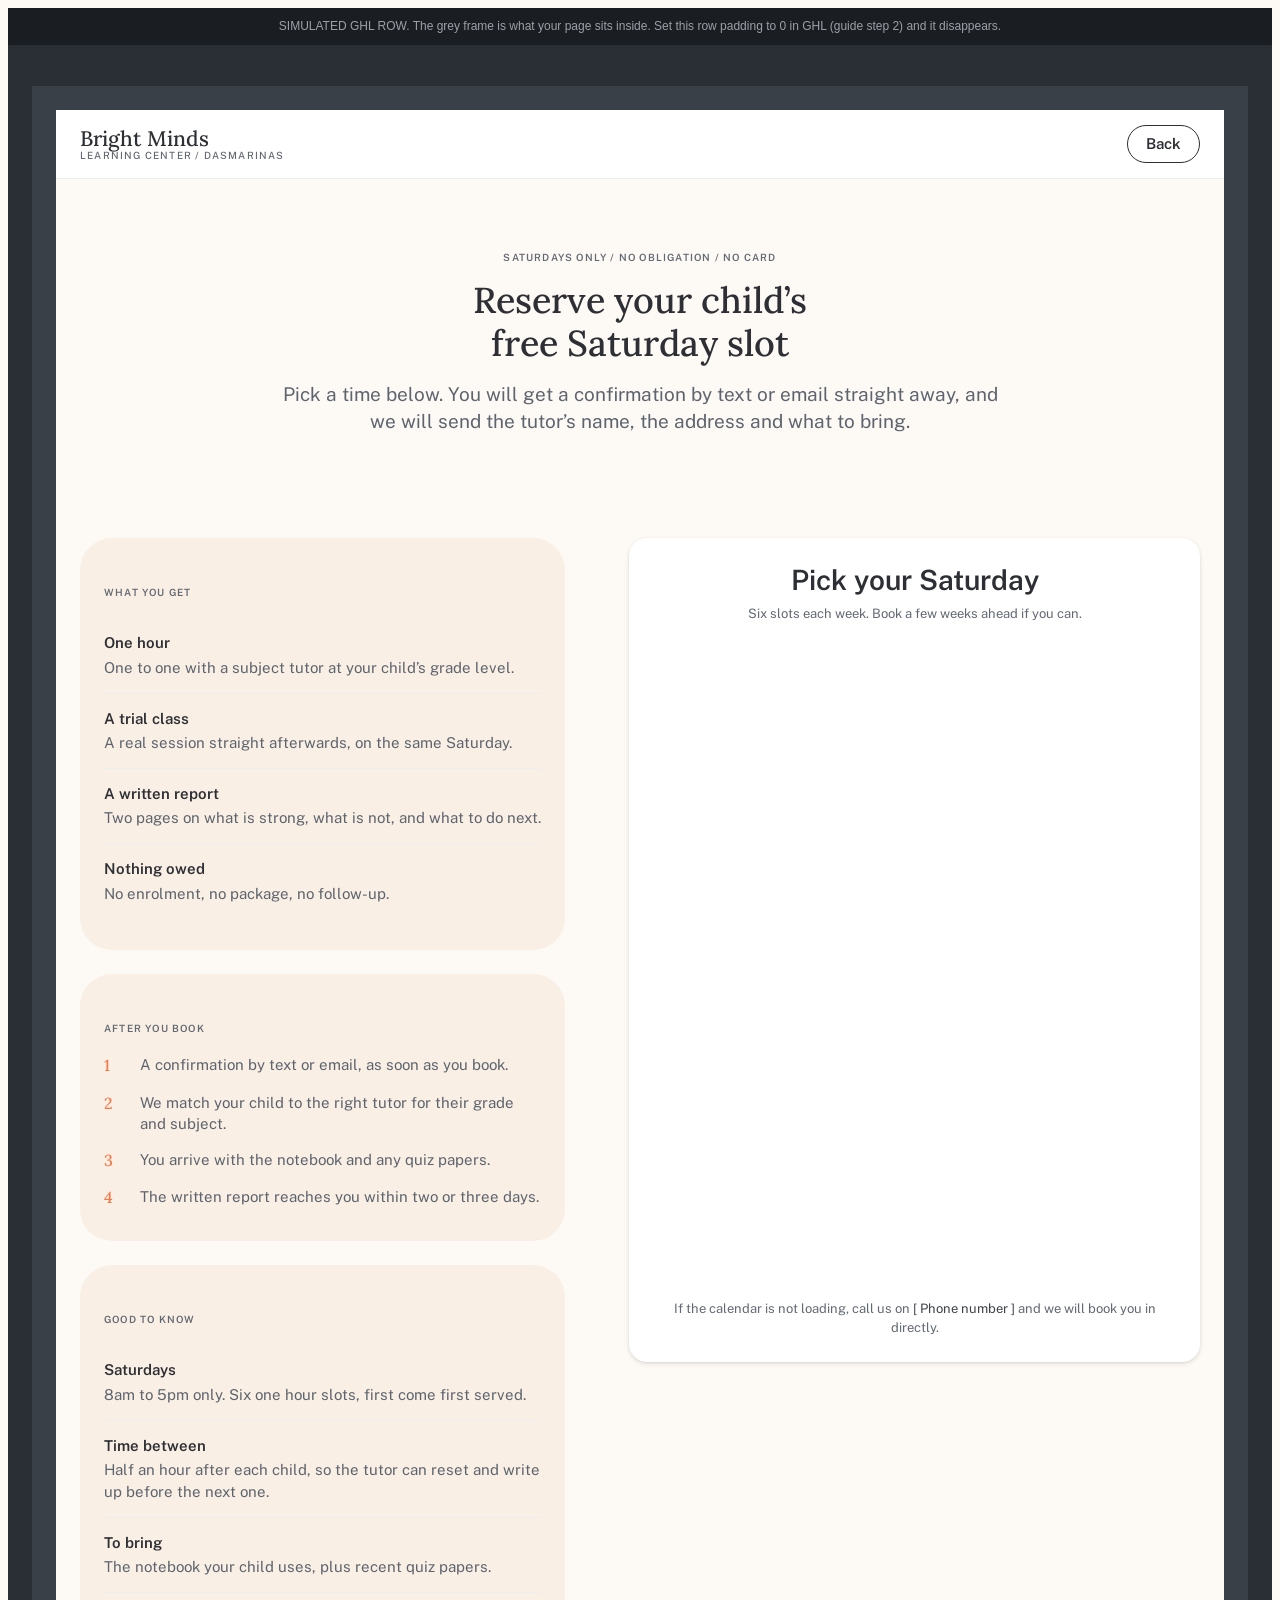
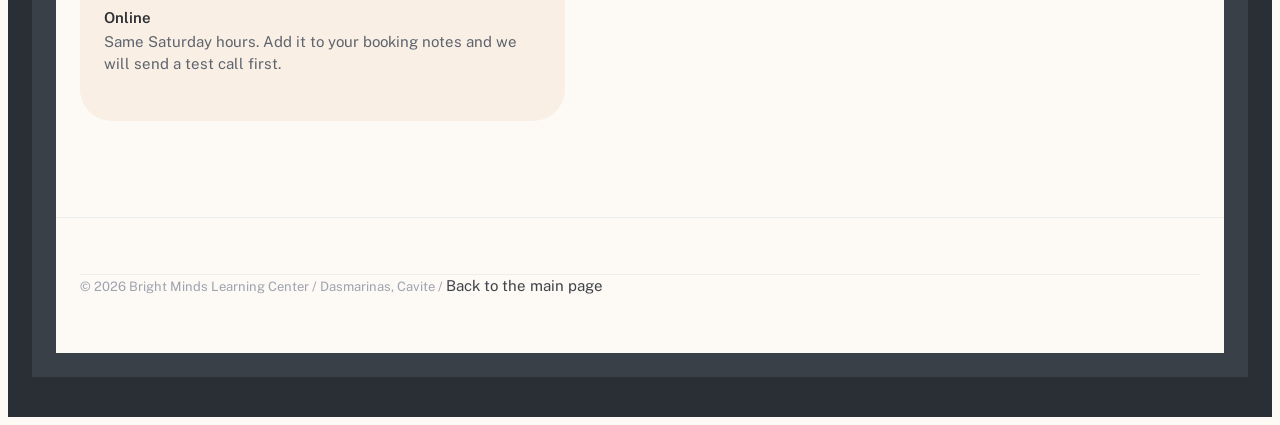
<file: ghl/preview-page-2.html>
<!DOCTYPE html>
<html lang="en">
<head>
<meta charset="UTF-8">
<meta name="viewport" content="width=device-width, initial-scale=1.0">
<title>PREVIEW - not for publishing - Bright Minds</title>
<link rel="stylesheet" href="bm-SHARED-CSS.css">
<style>
  /* Simulated GHL chrome, so you can see what the scoped CSS is
     fighting before you paste anything into the builder. */
  .ghl-bar { background:#1a1d21; color:#9ea0a9; padding:10px 16px;
             font:12px/1.4 -apple-system,"Segoe UI",sans-serif;
             border-bottom:1px solid #272c33; text-align:center; }
  .ghl-row { padding:40px 24px; background:#2a2f36; }
  .ghl-inner { max-width:1170px; margin:0 auto; background:#3a4048;
               padding:24px; min-height:200px; }
</style>
</head>
<body>
<div class="ghl-bar">SIMULATED GHL ROW. The grey frame is what your page sits
  inside. Set this row padding to 0 in GHL (guide step 2) and it disappears.</div>
<div class="ghl-row">
  <div class="ghl-inner">
<!-- ============================================================
   BRIGHT MINDS -> PASTE INTO A GHL CUSTOM CODE ELEMENT
   ------------------------------------------------------------
   REPLACE THESE TOKENS BEFORE PASTING:
     #

   The stylesheet goes in the page's CSS panel, not in here.
   Everything is wrapped in .bm-page so it cannot disturb GHL's own
   header, footer, section or row layout.
   ============================================================ -->
<div class="bm-page">
<a class="skip-link" href="##main">Skip to content</a>

<header class="nav">
  <div class="wrap nav-in">
    <a class="wordmark" href="#">
      Bright Minds
      <span class="wordmark-sub">Learning Center / Dasmarinas</span>
    </a>
    <div class="nav-right">
      <a class="btn btn-outline btn-sm" href="#">Back</a>
    </div>
  </div>
</header>

<main id="main">

<section class="page-head">
  <div class="wrap centre stack">
    <p class="label">Saturdays only / no obligation / no card</p>
    <h1 class="h-lg" style="max-width: 18ch; margin-inline: auto;">Reserve your child’s free Saturday slot</h1>
    <p class="body-lg dim measure" style="margin-inline: auto;">
      Pick a time below. You will get a confirmation by text or email straight away, and we will
      send the tutor’s name, the address and what to bring.
    </p>
  </div>
</section>

<section class="band-tight" style="padding-bottom: 96px;">
  <div class="wrap split">

    <!-- ============ REASSURANCE ============ -->
    <div class="split-aside stack-lg">

      <div class="feature-card">
        <p class="label" style="margin-bottom: 20px;">What you get</p>
        <div class="step-row">
          <span class="step-key">One hour</span>
          <span class="step-val">One to one with a subject tutor at your child’s grade level.</span>
        </div>
        <div class="step-row">
          <span class="step-key">A trial class</span>
          <span class="step-val">A real session straight afterwards, on the same Saturday.</span>
        </div>
        <div class="step-row">
          <span class="step-key">A written report</span>
          <span class="step-val">Two pages on what is strong, what is not, and what to do next.</span>
        </div>
        <div class="step-row">
          <span class="step-key">Nothing owed</span>
          <span class="step-val">No enrolment, no package, no follow-up.</span>
        </div>
      </div>

      <div class="feature-card">
        <p class="label" style="margin-bottom: 20px;">After you book</p>
        <ol class="steps">
          <li><span>A confirmation by text or email, as soon as you book.</span></li>
          <li><span>We match your child to the right tutor for their grade and subject.</span></li>
          <li><span>You arrive with the notebook and any quiz papers.</span></li>
          <li><span>The written report reaches you within two or three days.</span></li>
        </ol>
      </div>

      <div class="feature-card">
        <p class="label" style="margin-bottom: 20px;">Good to know</p>
        <div class="step-row">
          <span class="step-key">Saturdays</span>
          <span class="step-val">8am to 5pm only. Six one hour slots, first come first served.</span>
        </div>
        <div class="step-row">
          <span class="step-key">Time between</span>
          <span class="step-val">Half an hour after each child, so the tutor can reset and write up before the next one.</span>
        </div>
        <div class="step-row">
          <span class="step-key">To bring</span>
          <span class="step-val">The notebook your child uses, plus recent quiz papers.</span>
        </div>
        <div class="step-row">
          <span class="step-key">Online</span>
          <span class="step-val">Same Saturday hours. Add it to your booking notes and we will send a test call first.</span>
        </div>
      </div>

    </div>

    <!-- ============ LIVE CALENDAR ============ -->
    <div class="stack-lg">
      <div class="product-card product-card-pad">
        <div style="text-align:center; margin-bottom: 20px;">
          <h2 class="h" style="margin-bottom: 8px;">Pick your Saturday</h2>
          <p class="hint">Six slots each week. Book a few weeks ahead if you can.</p>
        </div>

        <!--
          GoHighLevel inline booking widget.

          Height note: the widget loads iframeResizer, which sets the
          iframe height by postMessage. Do not add a fixed height here,
          it will fight the resizer. The .gcal class sets min-height only,
          as a floor in case form_embed.js fails to load.
        -->
        <iframe
          class="gcal"
          src="https://api.leadconnectorhq.com/widget/booking/PtUhcLCSm96dyQaVPAoo"
          title="Book your child’s free Saturday tutoring slot"
          allow="payment"
          scrolling="no"
          id="PtUhcLCSm96dyQaVPAoo_1790905117689"
          style="width:100%;border:none;overflow:hidden;"></iframe>
        <script src="https://link.msgsndr.com/js/form_embed.js" type="text/javascript"></script>

        <p class="hint" style="text-align:center; margin-top: 16px;">
          If the calendar is not loading, call us on
          <a href="tel:0000000000">[ Phone number ]</a> and we will book you in directly.
        </p>
      </div>
    </div>

  </div>
</section>

</main>

<footer class="foot">
  <div class="wrap">
    <p class="foot-base" style="margin-top: 0; padding-top: 0;">
      &copy; <span id="year">2026</span> Bright Minds Learning Center / Dasmarinas, Cavite /
      <a href="#">Back to the main page</a>
    </p>
  </div>
</footer>

<script>
document.getElementById('year').textContent = new Date().getFullYear();
</script>
</div>

  </div>
</div>
</body>
</html>
</file>
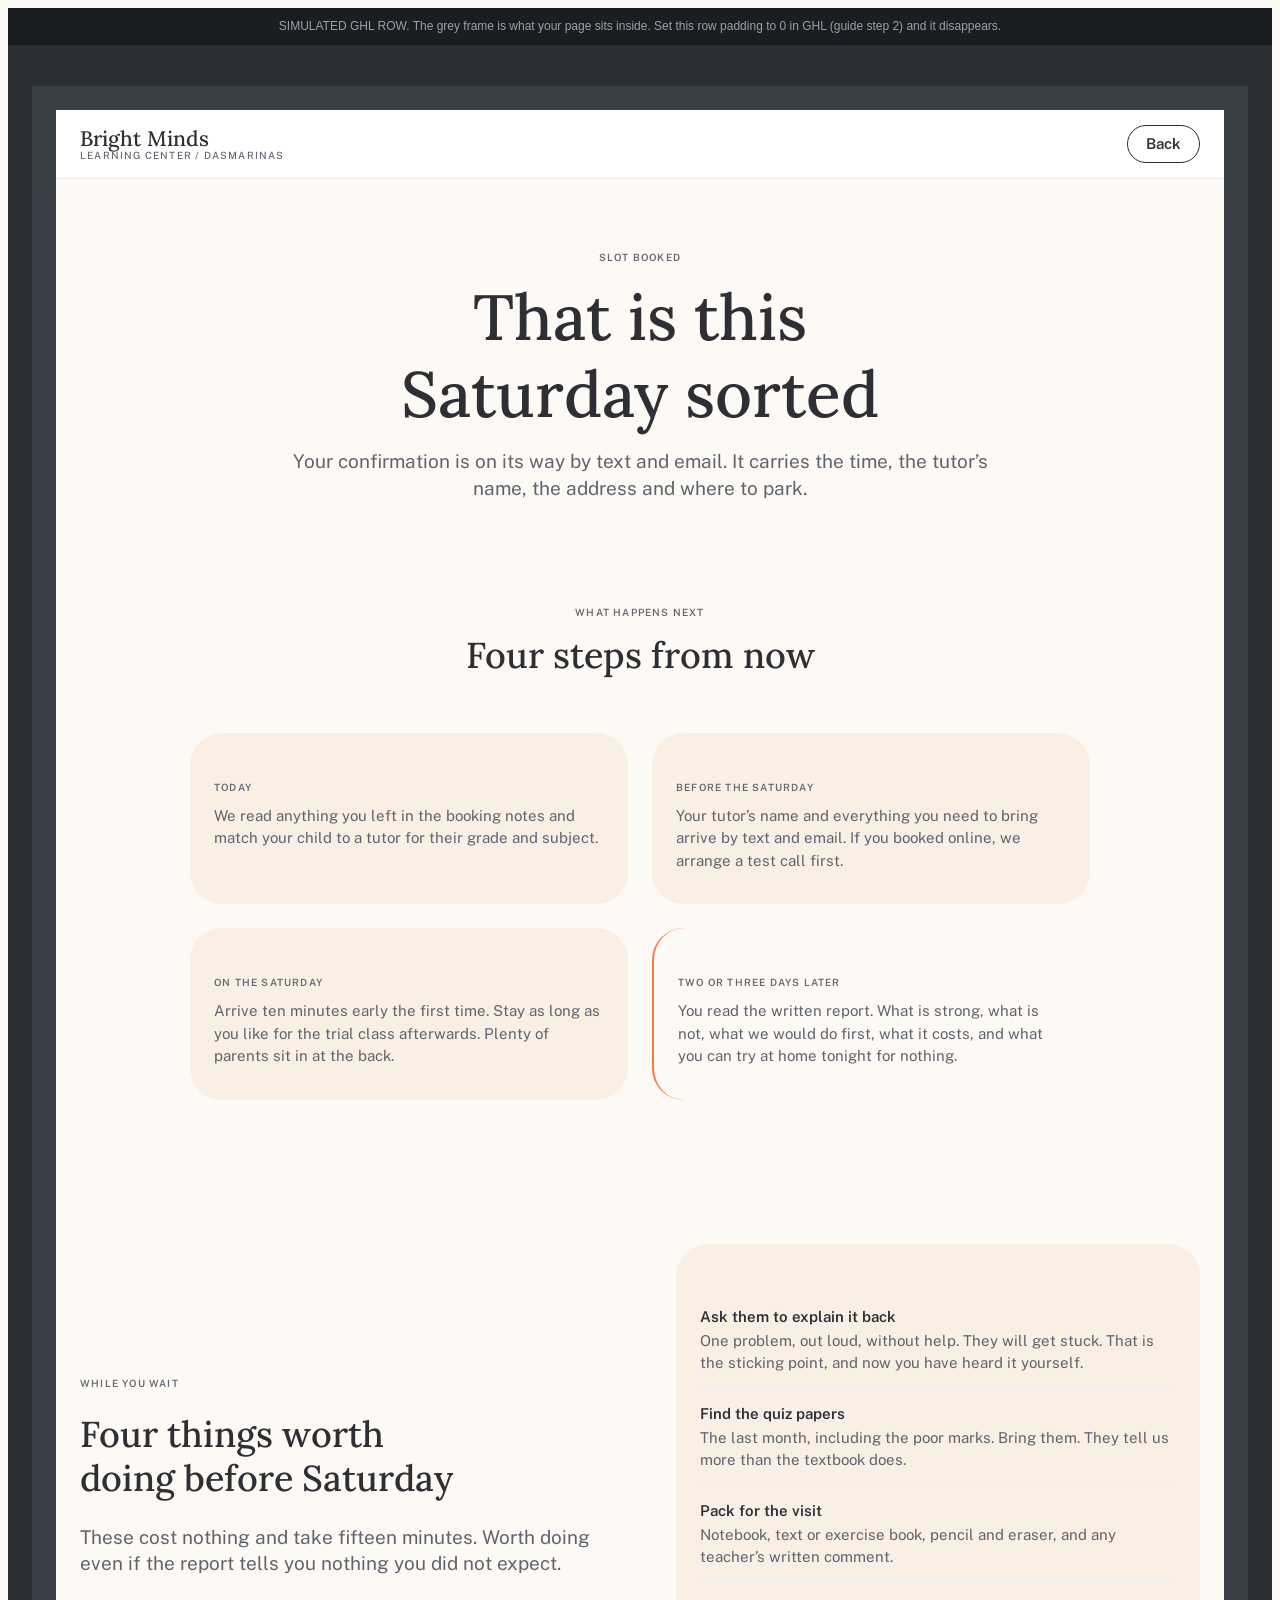
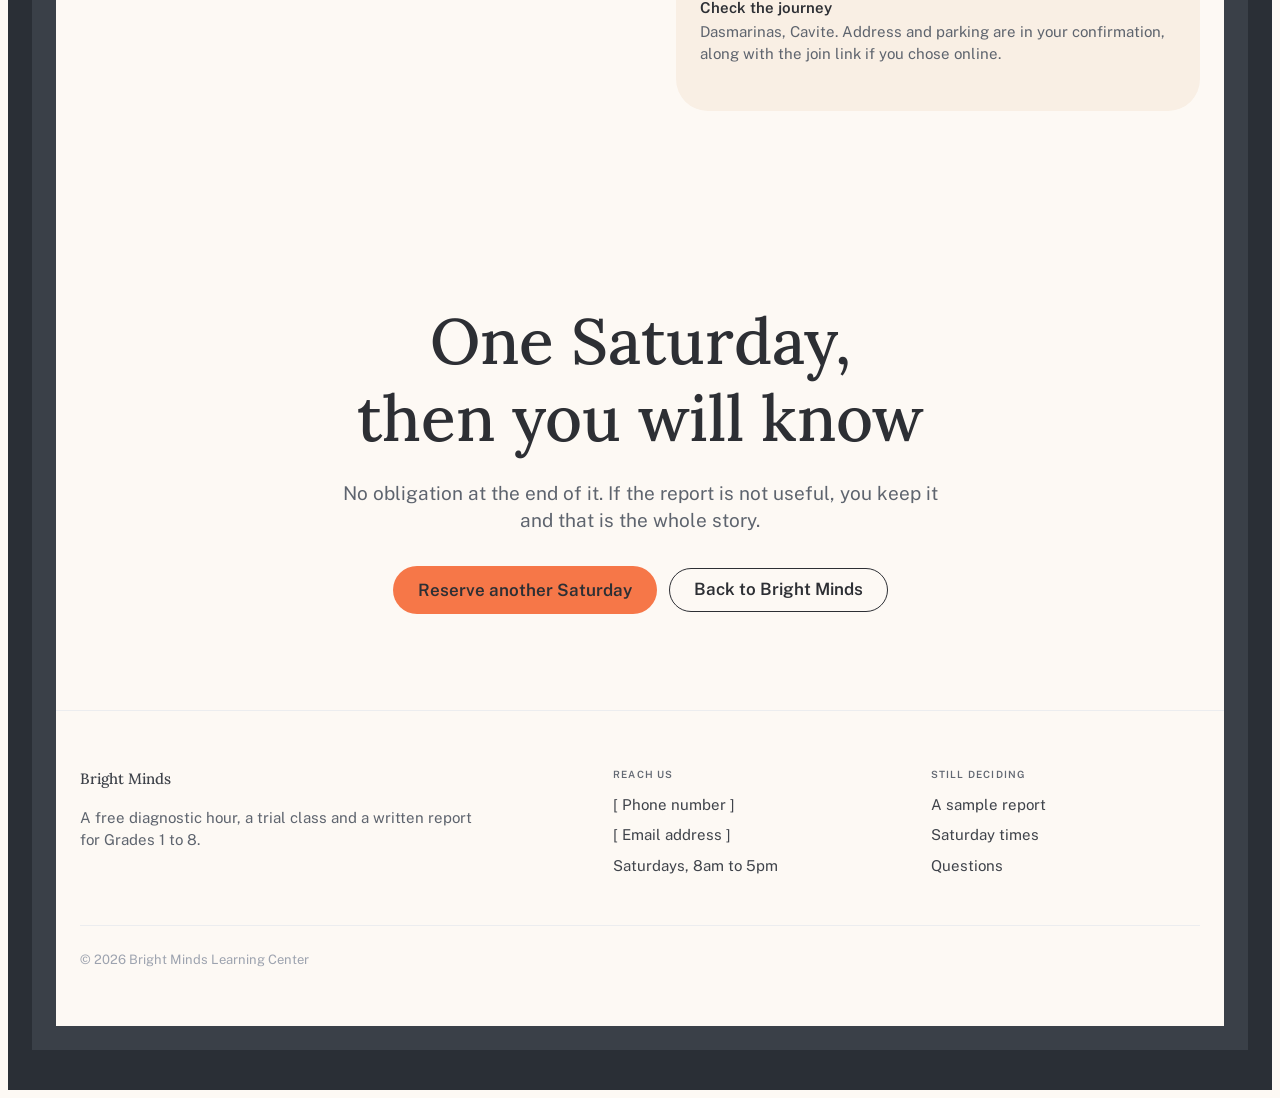
<file: ghl/preview-page-3.html>
<!DOCTYPE html>
<html lang="en">
<head>
<meta charset="UTF-8">
<meta name="viewport" content="width=device-width, initial-scale=1.0">
<title>PREVIEW - not for publishing - Bright Minds</title>
<link rel="stylesheet" href="bm-SHARED-CSS.css">
<style>
  /* Simulated GHL chrome, so you can see what the scoped CSS is
     fighting before you paste anything into the builder. */
  .ghl-bar { background:#1a1d21; color:#9ea0a9; padding:10px 16px;
             font:12px/1.4 -apple-system,"Segoe UI",sans-serif;
             border-bottom:1px solid #272c33; text-align:center; }
  .ghl-row { padding:40px 24px; background:#2a2f36; }
  .ghl-inner { max-width:1170px; margin:0 auto; background:#3a4048;
               padding:24px; min-height:200px; }
</style>
</head>
<body>
<div class="ghl-bar">SIMULATED GHL ROW. The grey frame is what your page sits
  inside. Set this row padding to 0 in GHL (guide step 2) and it disappears.</div>
<div class="ghl-row">
  <div class="ghl-inner">
<!-- ============================================================
   BRIGHT MINDS -> PASTE INTO A GHL CUSTOM CODE ELEMENT
   ------------------------------------------------------------
   REPLACE THESE TOKENS BEFORE PASTING:
     preview-page-2.html
     #

   The stylesheet goes in the page's CSS panel, not in here.
   Everything is wrapped in .bm-page so it cannot disturb GHL's own
   header, footer, section or row layout.
   ============================================================ -->
<div class="bm-page">
<a class="skip-link" href="##main">Skip to content</a>

<header class="nav">
  <div class="wrap nav-in">
    <a class="wordmark" href="#">
      Bright Minds
      <span class="wordmark-sub">Learning Center / Dasmarinas</span>
    </a>
    <div class="nav-right">
      <a class="btn btn-outline btn-sm" href="#">Back</a>
    </div>
  </div>
</header>

<main id="main">

<section class="page-head centre">
  <div class="wrap stack">
    <p class="label">Slot booked</p>
    <h1 class="display" style="max-width: 18ch; margin-inline: auto;">That is this Saturday sorted</h1>
    <p class="body-lg dim measure" style="margin-inline: auto;">
      Your confirmation is on its way by text and email. It carries the time, the tutor’s name, the
      address and where to park.
    </p>
  </div>
</section>

<!-- ============ WHAT HAPPENS NEXT ============ -->
<section class="band-tight">
  <div class="wrap">
    <div class="centre stack" style="max-width: 620px; margin-inline: auto; margin-bottom: 56px;">
      <p class="label">What happens next</p>
      <h2 class="h-lg">Four steps from now</h2>
    </div>

    <div class="grid-2" style="max-width: 900px; margin-inline: auto;">
      <div class="feature-card">
        <p class="label" style="margin-bottom: 12px;">Today</p>
        <p class="body-sm">
          We read anything you left in the booking notes and match your child to a tutor for their
          grade and subject.
        </p>
      </div>

      <div class="feature-card">
        <p class="label" style="margin-bottom: 12px;">Before the Saturday</p>
        <p class="body-sm">
          Your tutor’s name and everything you need to bring arrive by text and email. If you
          booked online, we arrange a test call first.
        </p>
      </div>

      <div class="feature-card">
        <p class="label" style="margin-bottom: 12px;">On the Saturday</p>
        <p class="body-sm">
          Arrive ten minutes early the first time. Stay as long as you like for the trial class
          afterwards. Plenty of parents sit in at the back.
        </p>
      </div>

      <!-- Highlighted: the deliverable they paid nothing for -->
      <div class="feature-card is-key">
        <p class="label" style="margin-bottom: 12px;">Two or three days later</p>
        <p class="body-sm">
          You read the written report. What is strong, what is not, what we would do first, what
          it costs, and what you can try at home tonight for nothing.
        </p>
      </div>
    </div>
  </div>
</section>

<!-- ============ TONIGHT ============ -->
<section class="band">
  <div class="wrap two-col">

    <div class="stack-lg">
      <p class="label">While you wait</p>
      <h2 class="h-lg">Four things worth doing before Saturday</h2>
      <p class="body-lg dim">
        These cost nothing and take fifteen minutes. Worth doing even if the report tells you
        nothing you did not expect.
      </p>
    </div>

    <div class="feature-card">
      <div class="step-row">
        <span class="step-key">Ask them to explain it back</span>
        <span class="step-val">
          One problem, out loud, without help. They will get stuck. That is the sticking point,
          and now you have heard it yourself.
        </span>
      </div>
      <div class="step-row">
        <span class="step-key">Find the quiz papers</span>
        <span class="step-val">
          The last month, including the poor marks. Bring them. They tell us more than the
          textbook does.
        </span>
      </div>
      <div class="step-row">
        <span class="step-key">Pack for the visit</span>
        <span class="step-val">
          Notebook, text or exercise book, pencil and eraser, and any teacher’s written comment.
        </span>
      </div>
      <div class="step-row">
        <span class="step-key">Check the journey</span>
        <span class="step-val">
          Dasmarinas, Cavite. Address and parking are in your confirmation, along with the join
          link if you chose online.
        </span>
      </div>
    </div>

  </div>
</section>

<!-- ============ CLOSER ============ -->
<section class="band closer">
  <div class="wrap centre">
    <h2 class="display">One Saturday, then you will know</h2>
    <p class="body-lg dim">
      No obligation at the end of it. If the report is not useful, you keep it and that is the
      whole story.
    </p>
    <div class="btn-row">
      <a class="btn btn-ember btn-wrap" href="preview-page-2.html">Reserve another Saturday</a>
      <a class="btn btn-outline" href="#">Back to Bright Minds</a>
    </div>
  </div>
</section>

</main>

<footer class="foot">
  <div class="wrap">
    <div class="foot-grid">
      <div>
        <a class="wordmark" href="#">Bright Minds</a>
        <p class="body-sm" style="margin-top: 16px; max-width: 44ch;">
          A free diagnostic hour, a trial class and a written report for Grades 1 to 8.
        </p>
      </div>
      <div>
        <h4>Reach us</h4>
        <ul>
          <li><a href="tel:0000000000">[ Phone number ]</a></li>
          <li><a href="mailto:you@example.com">[ Email address ]</a></li>
          <li>Saturdays, 8am to 5pm</li>
        </ul>
      </div>
      <div>
        <h4>Still deciding</h4>
        <ul>
          <li><a href="##report">A sample report</a></li>
          <li><a href="##hours">Saturday times</a></li>
          <li><a href="##questions">Questions</a></li>
        </ul>
      </div>
    </div>
    <p class="foot-base">&copy; <span id="year">2026</span> Bright Minds Learning Center</p>
  </div>
</footer>

<script>
document.getElementById('year').textContent = new Date().getFullYear();
</script>
</div>

  </div>
</div>
</body>
</html>
</file>
<file: styles.css>
/* ============================================================
   BRIGHT MINDS LEARNING CENTER
   System reference: Refero Styles / Slite
   "Warm parchment notebook with terracotta pen"

   Every surface is cream paper. Every accent is a single ember
   stroke, held under 5% of any section so it keeps its meaning.

   Contrast notes, measured not assumed:
   - Ember #f67748 with WHITE text is 2.75:1 and FAILS WCAG AA.
     All ember fills therefore carry Shade Ink #2d2f34 at 4.87:1.
   - Ember as body text on parchment is 2.62:1, so ember is used
     for fills, borders and the scribble only, never for prose.
   ============================================================ */

/* ---------- 1. Tokens ---------- */

:root {
  /* Surfaces */
  --canvas: #fdf9f4;   /* parchment cream: page + primary card */
  --white: #ffffff;    /* star white: elevated product cards */
  --dust: #f9efe4;     /* dust sand: tag chips + secondary cards */

  /* Borders */
  --silver: #ecedef;   /* moon silver: hairlines */
  --mist: #d9dde6;     /* border mist: soft card edges */

  /* Ink */
  --ink: #2d2f34;      /* shade ink: headings */
  --charcoal: #3f434a; /* shade charcoal: body */
  --slate: #5e646e;    /* shade slate: tertiary */
  /* Shade dusk is darkened from #6a707c: the original fails WCAG AA at
     4.38:1 on the dust cards. #636973 measures 4.87:1 there. */
  --dusk: #636973;     /* shade dusk: small print, labels, unavailable cells */
  --fog: #9da3af;      /* shade fog: decorative fills, legend keys only */


  /* The single accent */
  --ember: #f67748;
  --blue: #74a6f1;     /* neptune blue: secondary, one button per page */

  /* Type */
  --serif: 'Lora', Georgia, 'Times New Roman', serif;
  --sans: 'Public Sans', ui-sans-serif, system-ui, -apple-system, 'Segoe UI', sans-serif;

  /* Radius */
  --r-ghost: 8px;
  --r-product: 18px;
  --r-card: 32px;
  --r-pill: 999px;
  --r-tag: 9999px;

  /* Layout */
  --page: 1200px;
  --gap-section: 96px;
  --pad-card: 24px;

  /* The only elevation in the system: three layers, white product cards */
  --lift: 0 1px 3px rgba(0, 0, 0, 0.1), 0 2px 6px rgba(0, 0, 0, 0.05), 0 4px 12px rgba(0, 0, 0, 0.01);

  /* Motion: 130ms, restrained */
  --ease: cubic-bezier(0.4, 0, 0.2, 1);
  --fast: 130ms;
}

@media (max-width: 900px) {
  :root { --gap-section: 72px; }
}

@media (max-width: 640px) {
  :root { --gap-section: 56px; }
}

/* ---------- 2. Reset ---------- */

*, *::before, *::after { box-sizing: border-box; margin: 0; padding: 0; }

html {
  scroll-behavior: smooth;
  scroll-padding-top: 88px;
  -webkit-text-size-adjust: 100%;
}

body {
  font-family: var(--sans);
  font-size: 16px;
  line-height: 1.5;
  background: var(--canvas);
  color: var(--charcoal);
  -webkit-font-smoothing: antialiased;
  -moz-osx-font-smoothing: grayscale;
}

img { max-width: 100%; height: auto; display: block; }

a { color: var(--charcoal); text-decoration: none; }
a:hover { text-decoration: underline; text-decoration-color: var(--ember); }

:focus-visible {
  outline: 2px solid var(--ember);
  outline-offset: 3px;
  border-radius: var(--r-ghost);
}

.skip-link {
  position: absolute; left: -9999px; top: 0; z-index: 1000;
  background: var(--ember); color: var(--ink);
  padding: 12px 24px; font-weight: 600;
}
.skip-link:focus { left: 0; }

/* ---------- 3. Typography ---------- */

/* 40px and above is always the serif. That is the rule. */
.display {
  font-family: var(--serif);
  font-weight: 500;
  font-size: clamp(38px, 6.6vw, 64px);
  line-height: 1.2;
  color: var(--ink);
  text-wrap: balance;
}

.h-lg {
  font-family: var(--serif);
  font-weight: 500;
  font-size: clamp(30px, 4.2vw, 36px);
  line-height: 1.2;
  color: var(--ink);
  text-wrap: balance;
}

.h {
  font-family: var(--sans);
  font-weight: 600;
  font-size: 28px;
  line-height: 1.25;
  color: var(--ink);
}

.h-sm {
  font-family: var(--sans);
  font-weight: 600;
  font-size: 26px;
  line-height: 1.3;
  color: var(--ink);
}

.body-lg { font-size: 19px; line-height: 1.4; color: var(--charcoal); }
.body { font-size: 16px; line-height: 1.5; color: var(--charcoal); }
.body-sm { font-size: 15px; line-height: 1.5; color: var(--slate); }
.caption { font-size: 13px; line-height: 1.2; color: var(--dusk); }

.label {
  font-size: 10px;
  line-height: 1.2;
  font-weight: 600;
  letter-spacing: 0.12em;
  text-transform: uppercase;
  color: var(--dusk);
}

/* Small helper copy under a block */
.hint { font-size: 13px; line-height: 1.45; color: var(--dusk); }

.measure { max-width: 62ch; }
.dim { color: var(--slate); }

/* ---------- 4. The scribble annotation ----------
   The system's signature. Two offset ellipses with asymmetric
   border-radius and opposing rotation, so it reads as a pen
   going round twice. Scales with the word, no SVG path needed. */

.circled {
  position: relative;
  display: inline-block;
  white-space: nowrap;
  padding-inline: 2px;
}

.circled::before,
.circled::after {
  content: '';
  position: absolute;
  pointer-events: none;
}

.circled::after {
  inset: -16% -6%;
  border: 2px solid var(--ember);
  border-radius: 49% 51% 48% 52% / 56% 45% 55% 44%;
  transform: rotate(-2.2deg);
}

.circled::before {
  inset: -21% -9%;
  border: 1.5px solid var(--ember);
  opacity: 0.38;
  border-radius: 52% 48% 51% 49% / 45% 57% 43% 55%;
  transform: rotate(1.9deg);
}

/* ---------- 5. Layout ---------- */

.wrap {
  width: 100%;
  max-width: var(--page);
  margin-inline: auto;
  padding-inline: 24px;
}

.band { padding-block: var(--gap-section); }
.band-tight { padding-block: calc(var(--gap-section) / 2); }

.stack > * + * { margin-top: 16px; }
.stack-lg > * + * { margin-top: 24px; }

.two-col {
  display: grid;
  gap: 48px;
  align-items: center;
}

@media (min-width: 900px) { .two-col { grid-template-columns: 1fr 1fr; gap: 72px; } }

.centre { text-align: center; }

/* ---------- 6. Navigation ---------- */

.nav {
  position: sticky;
  top: 0;
  z-index: 100;
  background: var(--white);
  border-bottom: 1px solid var(--silver);
}

.nav-in {
  display: flex;
  align-items: center;
  justify-content: space-between;
  gap: 24px;
  height: 68px;
}

.wordmark {
  font-family: var(--serif);
  font-weight: 500;
  font-size: 21px;
  line-height: 1.1;
  color: var(--ink);
  white-space: nowrap;
}
.wordmark:hover { text-decoration: none; }

.wordmark-sub {
  display: block;
  font-family: var(--sans);
  font-size: 10px;
  font-weight: 500;
  letter-spacing: 0.12em;
  text-transform: uppercase;
  color: var(--dusk);
}

.nav-links { display: none; gap: 28px; }
@media (min-width: 980px) { .nav-links { display: flex; } }

.nav-links a {
  font-size: 15px;
  color: var(--charcoal);
  transition: color var(--fast) var(--ease);
}
.nav-links a:hover { color: var(--ember); }

.nav-right { display: flex; align-items: center; gap: 12px; }

/* ---------- 7. Buttons ---------- */

.btn {
  display: inline-flex;
  align-items: center;
  justify-content: center;
  gap: 8px;
  padding: 12px 24px;
  min-height: 44px;
  font-family: var(--sans);
  font-size: 17px;
  font-weight: 600;
  line-height: 1;
  border-radius: var(--r-pill);
  border: 1.5px solid transparent;
  cursor: pointer;
  white-space: nowrap;
  transition: background var(--fast) var(--ease),
              color var(--fast) var(--ease),
              border-color var(--fast) var(--ease);
}

.btn:hover { text-decoration: none; }

/* Ember pill. Shade Ink text, not white: 4.87:1 passes AA. */
.btn-ember { background: var(--ember); color: var(--ink); }
.btn-ember:hover { background: #e86a3a; }

/* Dark pill for the highest-intent action in the nav */
.btn-dark { background: var(--ink); color: var(--white); }
.btn-dark:hover { background: #43464c; }

.btn-outline {
  background: transparent;
  border-color: var(--ink);
  color: var(--ink);
}
.btn-outline:hover { background: var(--ink); color: var(--white); }

.btn-sm { padding: 8px 18px; min-height: 38px; font-size: 15px; }
.btn-row { display: flex; flex-wrap: wrap; gap: 12px; align-items: center; justify-content: center; }

/* The full CTA label needs about 330px, which a 375px phone cannot give
   it. These buttons wrap to two centred lines instead of overflowing. */
.btn-wrap {
  white-space: normal;
  text-align: center;
  line-height: 1.3;
  max-width: 100%;
}

/* ---------- 8. Tag chips ---------- */

.chips { display: flex; flex-wrap: wrap; gap: 8px; justify-content: center; }

.chip {
  display: inline-flex;
  align-items: center;
  padding: 8px 16px;
  font-size: 15px;
  font-weight: 500;
  color: var(--charcoal);
  background: var(--dust);
  border-radius: var(--r-tag);
}

.chip-left { justify-content: flex-start; }


/* ---------- 9. Cards ---------- */

/* Cream feature card: the system's primary marketing unit */
.feature-card {
  background: var(--dust);
  border-radius: var(--r-card);
  padding: 48px 24px 32px;
}

/* Highlighted variant: a 2px ember stroke, used at most once or twice */
.feature-card.is-key {
  border-left: 2px solid var(--ember);
  background: var(--canvas);
}

/* White product card: the only place elevation exists */
.product-card {
  background: var(--white);
  border-radius: var(--r-product);
  box-shadow: var(--lift);
  overflow: hidden;
}

.product-card-pad { padding: 24px; }

/* Small card, 12px, for nested items */
.small-card {
  background: var(--white);
  border-radius: 12px;
  box-shadow: var(--lift);
  padding: 20px;
}

/* ---------- 10. Photo frames ---------- */

/* Product card frame: white, 12px, three-layer lift */
.photo-frame {
  background: var(--white);
  border-radius: 12px;
  box-shadow: var(--lift);
  overflow: hidden;
}

.photo {
  width: 100%;
  height: auto;
  display: block;
}

.photo-wide { aspect-ratio: 16 / 9; object-fit: cover; }

/* Square crop, biased right, to clear the signage out of frame */
.photo-square { aspect-ratio: 1 / 1; object-fit: cover; object-position: 82% 50%; }

/* The one ember testimonial card on the page */
.ember-card {
  background: var(--ember);
  color: var(--ink);
  border-radius: 16px;
  padding: 32px;
}

.ember-card p { color: var(--ink); }

/* ---------- 11. Grids ---------- */

.grid-2 { display: grid; gap: 24px; }
.grid-3 { display: grid; gap: 24px; }
.grid-4 { display: grid; gap: 24px; }

@media (min-width: 700px) {
  .grid-2 { grid-template-columns: 1fr 1fr; }
  .grid-3 { grid-template-columns: repeat(2, 1fr); }
  .grid-4 { grid-template-columns: repeat(2, 1fr); }
}

@media (min-width: 1000px) {
  .grid-3 { grid-template-columns: repeat(3, 1fr); }
  .grid-4 { grid-template-columns: repeat(4, 1fr); }
}

/* ---------- 12. Report ---------- */

.report { display: grid; }

.report-row {
  display: grid;
  gap: 2px 24px;
  padding-block: 14px;
  border-bottom: 1px solid var(--silver);
  align-items: baseline;
}

.report-row:last-of-type { border-bottom: none; }

@media (min-width: 560px) { .report-row { grid-template-columns: 1fr auto; } }

.report-key { font-size: 16px; font-weight: 600; color: var(--ink); }
.report-val { font-size: 15px; color: var(--slate); }
.report-val.gap { color: var(--ink); font-weight: 600; }

/* ---------- 13. Live calendar embed ----------
   The GoHighLevel widget loads iframeResizer, which sets the iframe
   height by postMessage. Never give it a fixed height, that fights the
   resizer. min-height is only a floor in case form_embed.js fails. */

.gcal {
  display: block;
  min-height: 640px;
}

@media (max-width: 640px) {
  .gcal { min-height: 760px; }
}

/* ---------- 14. Questions ---------- */

.qs { border-top: 1px solid var(--silver); }
.q { border-bottom: 1px solid var(--silver); }

.q summary {
  cursor: pointer;
  list-style: none;
  display: flex;
  justify-content: space-between;
  align-items: center;
  gap: 24px;
  padding-block: 20px;
  font-family: var(--serif);
  font-size: 19px;
  font-weight: 500;
  color: var(--ink);
  transition: color var(--fast) var(--ease);
}

.q summary::-webkit-details-marker { display: none; }
.q summary:hover { color: var(--ember); }

.q summary::after {
  content: '+';
  font-family: var(--sans);
  font-size: 22px;
  font-weight: 400;
  color: var(--dusk);
  flex-shrink: 0;
}

.q[open] summary::after { content: '\2212'; }

.q-a { padding-bottom: 24px; max-width: 68ch; font-size: 16px; line-height: 1.5; color: var(--slate); }

/* ---------- 15. Booking and confirmation ---------- */

.page-head {
  padding-top: 72px;
  padding-bottom: 56px;
}

.split { display: grid; gap: 48px; align-items: start; }

@media (min-width: 1000px) {
  .split { grid-template-columns: 0.85fr 1fr; gap: 64px; }
  .split-aside { position: sticky; top: 92px; }
}

.step-row {
  display: grid;
  gap: 2px 20px;
  padding-block: 14px;
  border-bottom: 1px solid var(--silver);
}

.step-row:last-child { border-bottom: none; }
.step-key { font-size: 15px; font-weight: 600; color: var(--ink); }
.step-val { font-size: 15px; line-height: 1.45; color: var(--slate); }

.steps { list-style: none; display: grid; gap: 14px; counter-reset: n; }

.steps li {
  counter-increment: n;
  display: grid;
  grid-template-columns: 24px 1fr;
  gap: 12px;
  align-items: start;
  font-size: 15px;
  line-height: 1.45;
  color: var(--slate);
}

.steps li::before {
  content: counter(n);
  font-family: var(--serif);
  font-weight: 500;
  font-size: 16px;
  color: var(--ember);
  line-height: 1.45;
}


/* ---------- 18. Closing ---------- */

.closer .display { max-width: 18ch; margin-inline: auto; }
.closer .body-lg { max-width: 52ch; margin: 24px auto 32px; }

/* ---------- 19. Footer ---------- */

.foot {
  border-top: 1px solid var(--silver);
  padding-block: 56px;
}

.foot-grid { display: grid; gap: 32px; }

@media (min-width: 800px) { .foot-grid { grid-template-columns: 1.8fr 1fr 1fr; gap: 48px; } }

.foot h4 {
  font-size: 10px;
  font-weight: 600;
  letter-spacing: 0.12em;
  text-transform: uppercase;
  color: var(--dusk);
  margin-bottom: 12px;
}

.foot ul { list-style: none; display: grid; gap: 8px; }
.foot li, .foot a { font-size: 15px; color: var(--charcoal); }
.foot a:hover { color: var(--ember); }

.foot-base {
  margin-top: 48px;
  padding-top: 24px;
  border-top: 1px solid var(--silver);
  font-size: 13px;
  color: var(--fog);
}

/* ---------- 20. Motion ---------- */

.rise { opacity: 0; transform: translateY(12px); }
.rise.in { opacity: 1; transform: translateY(0); transition: opacity 500ms var(--ease), transform 500ms var(--ease); }

@media (prefers-reduced-motion: reduce) {
  html { scroll-behavior: auto; }

  *, *::before, *::after {
    animation-duration: 0.01ms !important;
    animation-iteration-count: 1 !important;
    transition-duration: 0.01ms !important;
  }

  .rise { opacity: 1; transform: none; }
}
</file>
<file: ghl/bm-SHARED-CSS.css>
/* ============================================================
   BRIGHT MINDS LEARNING CENTER
   GoHighLevel paste stylesheet
   ------------------------------------------------------------
   WHERE THIS GOES
     Page editor -> CSS icon (top toolbar) -> select all -> paste.
     Paste into every page that uses the Bright Minds code, or into
     Funnel Settings -> Custom CSS if your plan exposes one.

   WHY A SEPARATE STYLESHEET
     GHL custom code blocks inject HTML into an already-rendered
     page body, so this file cannot be linked.

   EVERY RULE IS SCOPED TO .bm-page
     GHL owns the header, footer, section and row surrounding our
     markup. An unscoped `*` reset or `body` rule would destroy that
     layout. The .bm-page wrapper div sits at the top of each HTML file.
   ============================================================ */

@import url('https://fonts.googleapis.com/css2?family=Lora:ital,wght@0,400..700;1,400..600&family=Public+Sans:wght@300;400;500;600;700&display=swap');

/* ---------- GHL overrides ---------- */

/* GHL defaults the page background to white. This design is parchment. */
html, body {
  background: #fdf9f4 !important;
}

/* GHL silently caps its container at 1170px and pads it. Our layout
   manages its own width through .wrap. */
.inner {
  max-width: 100% !important;
  padding-left: 0 !important;
  padding-right: 0 !important;
}

/* ---------- Scoped stylesheet ---------- */
/* ============================================================
   BRIGHT MINDS LEARNING CENTER
   System reference: Refero Styles / Slite
   "Warm parchment notebook with terracotta pen"

   Every surface is cream paper. Every accent is a single ember
   stroke, held under 5% of any section so it keeps its meaning.

   Contrast notes, measured not assumed:
   - Ember #f67748 with WHITE text is 2.75:1 and FAILS WCAG AA.
     All ember fills therefore carry Shade Ink #2d2f34 at 4.87:1.
   - Ember as body text on parchment is 2.62:1, so ember is used
     for fills, borders and the scribble only, never for prose.
   ============================================================ */

/* ---------- 1. Tokens ---------- */

.bm-page {
  /* Surfaces */
  --canvas: #fdf9f4;   /* parchment cream: page + primary card */
  --white: #ffffff;    /* star white: elevated product cards */
  --dust: #f9efe4;     /* dust sand: tag chips + secondary cards */

  /* Borders */
  --silver: #ecedef;   /* moon silver: hairlines */
  --mist: #d9dde6;     /* border mist: soft card edges */

  /* Ink */
  --ink: #2d2f34;      /* shade ink: headings */
  --charcoal: #3f434a; /* shade charcoal: body */
  --slate: #5e646e;    /* shade slate: tertiary */
  /* Shade dusk is darkened from #6a707c: the original fails WCAG AA at
     4.38:1 on the dust cards. #636973 measures 4.87:1 there. */
  --dusk: #636973;     /* shade dusk: small print, labels, unavailable cells */
  --fog: #9da3af;      /* shade fog: decorative fills, legend keys only */


  /* The single accent */
  --ember: #f67748;
  --blue: #74a6f1;     /* neptune blue: secondary, one button per page */

  /* Type */
  --serif: 'Lora', Georgia, 'Times New Roman', serif;
  --sans: 'Public Sans', ui-sans-serif, system-ui, -apple-system, 'Segoe UI', sans-serif;

  /* Radius */
  --r-ghost: 8px;
  --r-product: 18px;
  --r-card: 32px;
  --r-pill: 999px;
  --r-tag: 9999px;

  /* Layout */
  --page: 1200px;
  --gap-section: 96px;
  --pad-card: 24px;

  /* The only elevation in the system: three layers, white product cards */
  --lift: 0 1px 3px rgba(0, 0, 0, 0.1), 0 2px 6px rgba(0, 0, 0, 0.05), 0 4px 12px rgba(0, 0, 0, 0.01);

  /* Motion: 130ms, restrained */
  --ease: cubic-bezier(0.4, 0, 0.2, 1);
  --fast: 130ms;
}

@media (max-width: 900px) {
  .bm-page { --gap-section: 72px; }
}

@media (max-width: 640px) {
  .bm-page { --gap-section: 56px; }
}

/* ---------- 2. Reset ---------- */

:where(.bm-page, .bm-page *, .bm-page *::before, .bm-page *::after) { box-sizing: border-box; margin: 0; padding: 0; }

html {
  scroll-behavior: smooth;
  scroll-padding-top: 88px;
  -webkit-text-size-adjust: 100%;
}

.bm-page {
  font-family: var(--sans);
  font-size: 16px;
  line-height: 1.5;
  background: var(--canvas);
  color: var(--charcoal);
  -webkit-font-smoothing: antialiased;
  -moz-osx-font-smoothing: grayscale;
}

.bm-page img { max-width: 100%; height: auto; display: block; }

.bm-page a { color: var(--charcoal); text-decoration: none; }
a:hover { text-decoration: underline; text-decoration-color: var(--ember); }

.bm-page :focus-visible {
  outline: 2px solid var(--ember);
  outline-offset: 3px;
  border-radius: var(--r-ghost);
}

.bm-page .skip-link {
  position: absolute; left: -9999px; top: 0; z-index: 1000;
  background: var(--ember); color: var(--ink);
  padding: 12px 24px; font-weight: 600;
}
.bm-page .skip-link:focus { left: 0; }

/* ---------- 3. Typography ---------- */

/* 40px and above is always the serif. That is the rule. */
.bm-page .display {
  font-family: var(--serif);
  font-weight: 500;
  font-size: clamp(38px, 6.6vw, 64px);
  line-height: 1.2;
  color: var(--ink);
  text-wrap: balance;
}

.bm-page .h-lg {
  font-family: var(--serif);
  font-weight: 500;
  font-size: clamp(30px, 4.2vw, 36px);
  line-height: 1.2;
  color: var(--ink);
  text-wrap: balance;
}

.bm-page .h {
  font-family: var(--sans);
  font-weight: 600;
  font-size: 28px;
  line-height: 1.25;
  color: var(--ink);
}

.bm-page .h-sm {
  font-family: var(--sans);
  font-weight: 600;
  font-size: 26px;
  line-height: 1.3;
  color: var(--ink);
}

.bm-page .body-lg { font-size: 19px; line-height: 1.4; color: var(--charcoal); }
.bm-page .body { font-size: 16px; line-height: 1.5; color: var(--charcoal); }
.bm-page .body-sm { font-size: 15px; line-height: 1.5; color: var(--slate); }
.bm-page .caption { font-size: 13px; line-height: 1.2; color: var(--dusk); }

.bm-page .label {
  font-size: 10px;
  line-height: 1.2;
  font-weight: 600;
  letter-spacing: 0.12em;
  text-transform: uppercase;
  color: var(--dusk);
}

/* Small helper copy under a block */
.bm-page .hint { font-size: 13px; line-height: 1.45; color: var(--dusk); }

.bm-page .measure { max-width: 62ch; }
.bm-page .dim { color: var(--slate); }

/* ---------- 4. The scribble annotation ----------
   The system's signature. Two offset ellipses with asymmetric
   border-radius and opposing rotation, so it reads as a pen
   going round twice. Scales with the word, no SVG path needed. */

.bm-page .circled {
  position: relative;
  display: inline-block;
  white-space: nowrap;
  padding-inline: 2px;
}

.circled::before,
.bm-page .circled::after {
  content: '';
  position: absolute;
  pointer-events: none;
}

.bm-page .circled::after {
  inset: -16% -6%;
  border: 2px solid var(--ember);
  border-radius: 49% 51% 48% 52% / 56% 45% 55% 44%;
  transform: rotate(-2.2deg);
}

.bm-page .circled::before {
  inset: -21% -9%;
  border: 1.5px solid var(--ember);
  opacity: 0.38;
  border-radius: 52% 48% 51% 49% / 45% 57% 43% 55%;
  transform: rotate(1.9deg);
}

/* ---------- 5. Layout ---------- */

.bm-page .wrap {
  width: 100%;
  max-width: var(--page);
  margin-inline: auto;
  padding-inline: 24px;
}

.bm-page .band { padding-block: var(--gap-section); }
.bm-page .band-tight { padding-block: calc(var(--gap-section) / 2); }

.bm-page .stack > * + * { margin-top: 16px; }
.bm-page .stack-lg > * + * { margin-top: 24px; }

.bm-page .two-col {
  display: grid;
  gap: 48px;
  align-items: center;
}

@media (min-width: 900px) { .bm-page .two-col { grid-template-columns: 1fr 1fr; gap: 72px; } }

.bm-page .centre { text-align: center; }

/* ---------- 6. Navigation ---------- */

.bm-page .nav {
  position: sticky;
  top: 0;
  z-index: 100;
  background: var(--white);
  border-bottom: 1px solid var(--silver);
}

.bm-page .nav-in {
  display: flex;
  align-items: center;
  justify-content: space-between;
  gap: 24px;
  height: 68px;
}

.bm-page .wordmark {
  font-family: var(--serif);
  font-weight: 500;
  font-size: 21px;
  line-height: 1.1;
  color: var(--ink);
  white-space: nowrap;
}
.bm-page .wordmark:hover { text-decoration: none; }

.bm-page .wordmark-sub {
  display: block;
  font-family: var(--sans);
  font-size: 10px;
  font-weight: 500;
  letter-spacing: 0.12em;
  text-transform: uppercase;
  color: var(--dusk);
}

.bm-page .nav-links { display: none; gap: 28px; }
@media (min-width: 980px) { .bm-page .nav-links { display: flex; } }

.bm-page .nav-links a {
  font-size: 15px;
  color: var(--charcoal);
  transition: color var(--fast) var(--ease);
}
.bm-page .nav-links a:hover { color: var(--ember); }

.bm-page .nav-right { display: flex; align-items: center; gap: 12px; }

/* ---------- 7. Buttons ---------- */

.bm-page .btn {
  display: inline-flex;
  align-items: center;
  justify-content: center;
  gap: 8px;
  padding: 12px 24px;
  min-height: 44px;
  font-family: var(--sans);
  font-size: 17px;
  font-weight: 600;
  line-height: 1;
  border-radius: var(--r-pill);
  border: 1.5px solid transparent;
  cursor: pointer;
  white-space: nowrap;
  transition: background var(--fast) var(--ease),
              color var(--fast) var(--ease),
              border-color var(--fast) var(--ease);
}

.bm-page .btn:hover { text-decoration: none; }

/* Ember pill. Shade Ink text, not white: 4.87:1 passes AA. */
.bm-page .btn-ember { background: var(--ember); color: var(--ink); }
.bm-page .btn-ember:hover { background: #e86a3a; }

/* Dark pill for the highest-intent action in the nav */
.bm-page .btn-dark { background: var(--ink); color: var(--white); }
.bm-page .btn-dark:hover { background: #43464c; }

.bm-page .btn-outline {
  background: transparent;
  border-color: var(--ink);
  color: var(--ink);
}
.bm-page .btn-outline:hover { background: var(--ink); color: var(--white); }

.bm-page .btn-sm { padding: 8px 18px; min-height: 38px; font-size: 15px; }
.bm-page .btn-row { display: flex; flex-wrap: wrap; gap: 12px; align-items: center; justify-content: center; }

/* The full CTA label needs about 330px, which a 375px phone cannot give
   it. These buttons wrap to two centred lines instead of overflowing. */
.bm-page .btn-wrap {
  white-space: normal;
  text-align: center;
  line-height: 1.3;
  max-width: 100%;
}

/* ---------- 8. Tag chips ---------- */

.bm-page .chips { display: flex; flex-wrap: wrap; gap: 8px; justify-content: center; }

.bm-page .chip {
  display: inline-flex;
  align-items: center;
  padding: 8px 16px;
  font-size: 15px;
  font-weight: 500;
  color: var(--charcoal);
  background: var(--dust);
  border-radius: var(--r-tag);
}

.bm-page .chip-left { justify-content: flex-start; }


/* ---------- 9. Cards ---------- */

/* Cream feature card: the system's primary marketing unit */
.bm-page .feature-card {
  background: var(--dust);
  border-radius: var(--r-card);
  padding: 48px 24px 32px;
}

/* Highlighted variant: a 2px ember stroke, used at most once or twice */
.bm-page .feature-card.is-key {
  border-left: 2px solid var(--ember);
  background: var(--canvas);
}

/* White product card: the only place elevation exists */
.bm-page .product-card {
  background: var(--white);
  border-radius: var(--r-product);
  box-shadow: var(--lift);
  overflow: hidden;
}

.bm-page .product-card-pad { padding: 24px; }

/* Small card, 12px, for nested items */
.bm-page .small-card {
  background: var(--white);
  border-radius: 12px;
  box-shadow: var(--lift);
  padding: 20px;
}

/* ---------- 10. Photo frames ---------- */

/* Product card frame: white, 12px, three-layer lift */
.bm-page .photo-frame {
  background: var(--white);
  border-radius: 12px;
  box-shadow: var(--lift);
  overflow: hidden;
}

.bm-page .photo {
  width: 100%;
  height: auto;
  display: block;
}

.bm-page .photo-wide { aspect-ratio: 16 / 9; object-fit: cover; }

/* Square crop, biased right, to clear the signage out of frame */
.bm-page .photo-square { aspect-ratio: 1 / 1; object-fit: cover; object-position: 82% 50%; }

/* The one ember testimonial card on the page */
.bm-page .ember-card {
  background: var(--ember);
  color: var(--ink);
  border-radius: 16px;
  padding: 32px;
}

.bm-page .ember-card p { color: var(--ink); }

/* ---------- 11. Grids ---------- */

.bm-page .grid-2 { display: grid; gap: 24px; }
.bm-page .grid-3 { display: grid; gap: 24px; }
.bm-page .grid-4 { display: grid; gap: 24px; }

@media (min-width: 700px) {
  .bm-page .grid-2 { grid-template-columns: 1fr 1fr; }
  .bm-page .grid-3 { grid-template-columns: repeat(2, 1fr); }
  .bm-page .grid-4 { grid-template-columns: repeat(2, 1fr); }
}

@media (min-width: 1000px) {
  .bm-page .grid-3 { grid-template-columns: repeat(3, 1fr); }
  .bm-page .grid-4 { grid-template-columns: repeat(4, 1fr); }
}

/* ---------- 12. Report ---------- */

.bm-page .report { display: grid; }

.bm-page .report-row {
  display: grid;
  gap: 2px 24px;
  padding-block: 14px;
  border-bottom: 1px solid var(--silver);
  align-items: baseline;
}

.bm-page .report-row:last-of-type { border-bottom: none; }

@media (min-width: 560px) { .bm-page .report-row { grid-template-columns: 1fr auto; } }

.bm-page .report-key { font-size: 16px; font-weight: 600; color: var(--ink); }
.bm-page .report-val { font-size: 15px; color: var(--slate); }
.bm-page .report-val.gap { color: var(--ink); font-weight: 600; }

/* ---------- 13. Live calendar embed ----------
   The GoHighLevel widget loads iframeResizer, which sets the iframe
   height by postMessage. Never give it a fixed height, that fights the
   resizer. min-height is only a floor in case form_embed.js fails. */

.bm-page .gcal {
  display: block;
  min-height: 640px;
}

@media (max-width: 640px) {
  .bm-page .gcal { min-height: 760px; }
}

/* ---------- 14. Questions ---------- */

.bm-page .qs { border-top: 1px solid var(--silver); }
.bm-page .q { border-bottom: 1px solid var(--silver); }

.bm-page .q summary {
  cursor: pointer;
  list-style: none;
  display: flex;
  justify-content: space-between;
  align-items: center;
  gap: 24px;
  padding-block: 20px;
  font-family: var(--serif);
  font-size: 19px;
  font-weight: 500;
  color: var(--ink);
  transition: color var(--fast) var(--ease);
}

.bm-page .q summary::-webkit-details-marker { display: none; }
.bm-page .q summary:hover { color: var(--ember); }

.bm-page .q summary::after {
  content: '+';
  font-family: var(--sans);
  font-size: 22px;
  font-weight: 400;
  color: var(--dusk);
  flex-shrink: 0;
}

.bm-page .q[open] summary::after { content: '\2212'; }

.bm-page .q-a { padding-bottom: 24px; max-width: 68ch; font-size: 16px; line-height: 1.5; color: var(--slate); }

/* ---------- 15. Booking and confirmation ---------- */

.bm-page .page-head {
  padding-top: 72px;
  padding-bottom: 56px;
}

.bm-page .split { display: grid; gap: 48px; align-items: start; }

@media (min-width: 1000px) {
  .bm-page .split { grid-template-columns: 0.85fr 1fr; gap: 64px; }
  .bm-page .split-aside { position: sticky; top: 92px; }
}

.bm-page .step-row {
  display: grid;
  gap: 2px 20px;
  padding-block: 14px;
  border-bottom: 1px solid var(--silver);
}

.bm-page .step-row:last-child { border-bottom: none; }
.bm-page .step-key { font-size: 15px; font-weight: 600; color: var(--ink); }
.bm-page .step-val { font-size: 15px; line-height: 1.45; color: var(--slate); }

.bm-page .steps { list-style: none; display: grid; gap: 14px; counter-reset: n; }

.bm-page .steps li {
  counter-increment: n;
  display: grid;
  grid-template-columns: 24px 1fr;
  gap: 12px;
  align-items: start;
  font-size: 15px;
  line-height: 1.45;
  color: var(--slate);
}

.bm-page .steps li::before {
  content: counter(n);
  font-family: var(--serif);
  font-weight: 500;
  font-size: 16px;
  color: var(--ember);
  line-height: 1.45;
}


/* ---------- 18. Closing ---------- */

.bm-page .closer .display { max-width: 18ch; margin-inline: auto; }
.bm-page .closer .body-lg { max-width: 52ch; margin: 24px auto 32px; }

/* ---------- 19. Footer ---------- */

.bm-page .foot {
  border-top: 1px solid var(--silver);
  padding-block: 56px;
}

.bm-page .foot-grid { display: grid; gap: 32px; }

@media (min-width: 800px) { .bm-page .foot-grid { grid-template-columns: 1.8fr 1fr 1fr; gap: 48px; } }

.bm-page .foot h4 {
  font-size: 10px;
  font-weight: 600;
  letter-spacing: 0.12em;
  text-transform: uppercase;
  color: var(--dusk);
  margin-bottom: 12px;
}

.bm-page .foot ul { list-style: none; display: grid; gap: 8px; }
.bm-page .foot li, .bm-page .foot a { font-size: 15px; color: var(--charcoal); }
.bm-page .foot a:hover { color: var(--ember); }

.bm-page .foot-base {
  margin-top: 48px;
  padding-top: 24px;
  border-top: 1px solid var(--silver);
  font-size: 13px;
  color: var(--fog);
}

/* ---------- 20. Motion ---------- */

.bm-page .rise { opacity: 0; transform: translateY(12px); }
.bm-page .rise.in { opacity: 1; transform: translateY(0); transition: opacity 500ms var(--ease), transform 500ms var(--ease); }

@media (prefers-reduced-motion: reduce) {
  html { scroll-behavior: auto; }

  :where(.bm-page, .bm-page *, .bm-page *::before, .bm-page *::after) {
    animation-duration: 0.01ms !important;
    animation-iteration-count: 1 !important;
    transition-duration: 0.01ms !important;
  }

  .bm-page .rise { opacity: 1; transform: none; }
}
</file>
